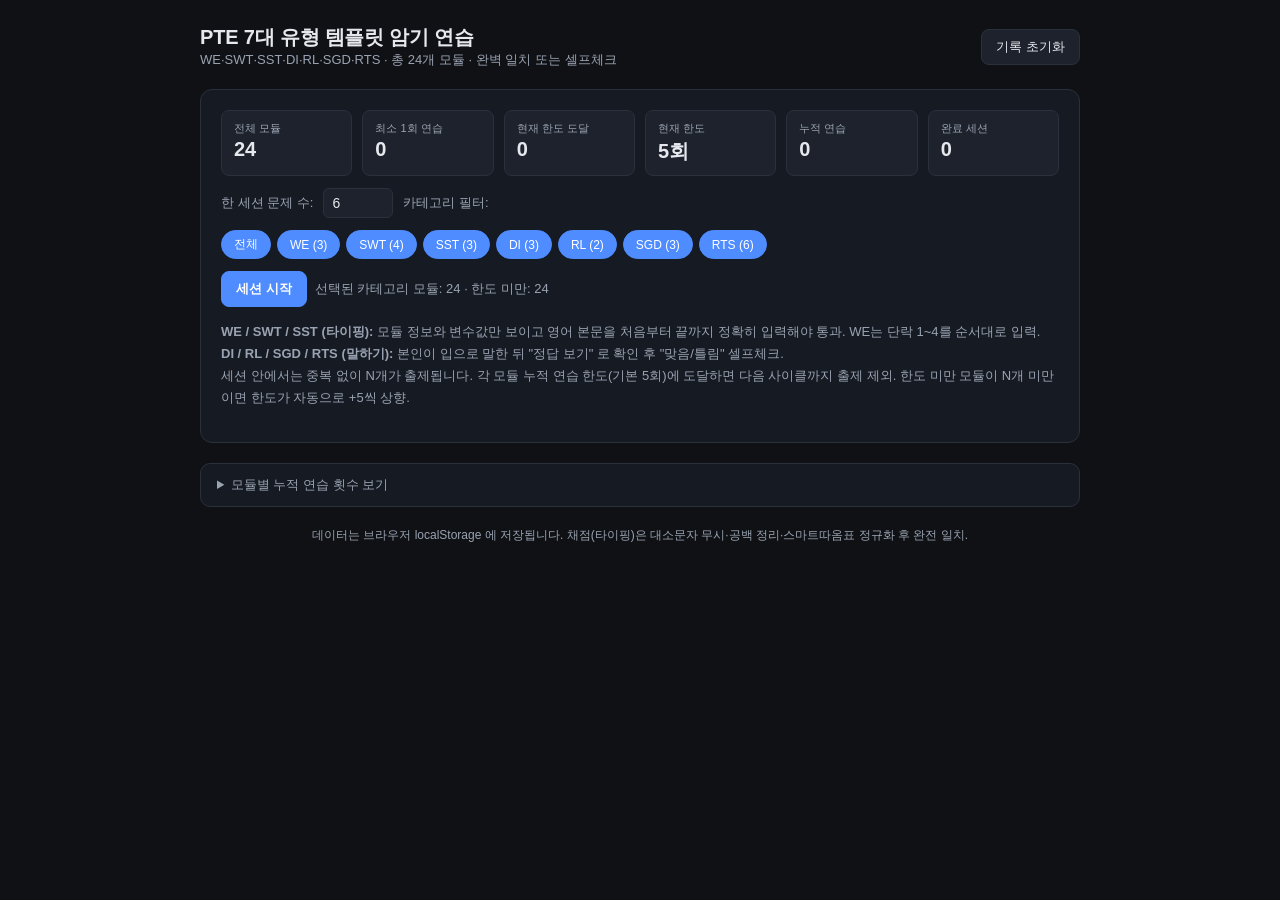
<file: Projects/pte-templates-practice/index.html>
<!doctype html>
<html lang="ko">
<head>
<meta charset="utf-8" />
<meta name="viewport" content="width=device-width, initial-scale=1" />
<title>PTE 7대 유형 템플릿 암기 연습</title>
<style>
  :root {
    --bg: #0f1115;
    --panel: #161a22;
    --panel-2: #1d222c;
    --text: #e6e8ee;
    --muted: #9aa3b2;
    --accent: #4f8cff;
    --accent-2: #6ee7b7;
    --danger: #ff6b6b;
    --warn: #f5c451;
    --border: #2a313d;
    --cat-we: #f5c451;
    --cat-swt: #6ee7b7;
    --cat-sst: #4f8cff;
    --cat-di: #c084fc;
    --cat-rl: #fb923c;
    --cat-sgd: #f472b6;
    --cat-rts: #34d399;
  }
  * { box-sizing: border-box; }
  html, body { margin: 0; padding: 0; background: var(--bg); color: var(--text); font-family: -apple-system, BlinkMacSystemFont, "Segoe UI", "Noto Sans KR", "Apple SD Gothic Neo", "Malgun Gothic", sans-serif; }
  .wrap { max-width: 920px; margin: 0 auto; padding: 24px 20px 80px; }
  header { display: flex; align-items: center; justify-content: space-between; gap: 16px; margin-bottom: 20px; flex-wrap: wrap; }
  h1 { font-size: 20px; margin: 0; font-weight: 700; letter-spacing: -0.01em; }
  .sub { color: var(--muted); font-size: 13px; }
  .btn { background: var(--panel-2); color: var(--text); border: 1px solid var(--border); border-radius: 8px; padding: 8px 14px; font-size: 13px; cursor: pointer; transition: all .15s; }
  .btn:hover { border-color: var(--accent); }
  .btn.primary { background: var(--accent); border-color: var(--accent); color: white; font-weight: 600; }
  .btn.primary:hover { filter: brightness(1.1); }
  .btn.success { background: var(--accent-2); border-color: var(--accent-2); color: #06381f; font-weight: 600; }
  .btn.danger { color: var(--danger); }
  .btn.danger:hover { border-color: var(--danger); }
  .row { display: flex; gap: 8px; flex-wrap: wrap; align-items: center; }

  .card { background: var(--panel); border: 1px solid var(--border); border-radius: 12px; padding: 20px; margin-bottom: 16px; }

  .progress-bar { height: 8px; background: var(--panel-2); border-radius: 999px; overflow: hidden; margin: 12px 0 4px; }
  .progress-fill { height: 100%; background: linear-gradient(90deg, var(--accent), var(--accent-2)); width: 0%; transition: width .25s; }
  .progress-label { font-size: 12px; color: var(--muted); display: flex; justify-content: space-between; }

  .module-header { background: var(--panel-2); border: 1px solid var(--border); border-radius: 10px; padding: 14px 16px; margin-bottom: 14px; }
  .module-header .cat-row { display: flex; gap: 8px; align-items: center; flex-wrap: wrap; }
  .cat-badge { display: inline-block; padding: 3px 10px; border-radius: 999px; font-size: 11px; font-weight: 700; letter-spacing: 0.05em; }
  .cat-WE { background: rgba(245,196,81,0.15); color: var(--cat-we); }
  .cat-SWT { background: rgba(110,231,183,0.15); color: var(--cat-swt); }
  .cat-SST { background: rgba(79,140,255,0.15); color: var(--cat-sst); }
  .cat-DI { background: rgba(192,132,252,0.15); color: var(--cat-di); }
  .cat-RL { background: rgba(251,146,60,0.15); color: var(--cat-rl); }
  .cat-SGD { background: rgba(244,114,182,0.15); color: var(--cat-sgd); }
  .cat-RTS { background: rgba(52,211,153,0.15); color: var(--cat-rts); }
  .mode-badge { display: inline-block; padding: 3px 10px; border-radius: 999px; font-size: 11px; font-weight: 700; background: var(--panel); border: 1px solid var(--border); color: var(--muted); }
  .module-title { font-size: 18px; font-weight: 700; margin-top: 8px; }
  .module-subtitle { color: var(--muted); font-size: 13px; margin-top: 4px; }
  .module-fillers { margin-top: 10px; padding: 10px 12px; background: var(--panel); border: 1px dashed var(--border); border-radius: 8px; font-size: 13px; line-height: 1.7; }
  .module-fillers .fk { color: var(--muted); }
  .module-fillers .fv { color: var(--accent-2); font-weight: 600; }

  .para-label { font-size: 13px; color: var(--warn); margin-bottom: 6px; font-weight: 600; }
  .para-progress { font-size: 11px; color: var(--muted); margin-bottom: 6px; letter-spacing: 0.05em; text-transform: uppercase; }

  textarea#text-input {
    width: 100%; min-height: 150px; resize: vertical;
    background: #0c0f15; color: var(--text);
    border: 1px solid var(--border); border-radius: 10px;
    padding: 14px 16px; font-size: 15px; line-height: 1.6;
    font-family: -apple-system, BlinkMacSystemFont, "Segoe UI", sans-serif;
    outline: none;
  }
  textarea#text-input:focus { border-color: var(--accent); }
  textarea#text-input.wrong { border-color: var(--danger); animation: shake .35s; }
  textarea#text-input.correct { border-color: var(--accent-2); }
  @keyframes shake {
    0%,100% { transform: translateX(0); }
    20% { transform: translateX(-6px); }
    40% { transform: translateX(6px); }
    60% { transform: translateX(-4px); }
    80% { transform: translateX(4px); }
  }

  .feedback { margin-top: 10px; min-height: 22px; font-size: 13px; }
  .feedback.correct { color: var(--accent-2); }
  .feedback.wrong { color: var(--danger); }
  .feedback.hint { color: var(--warn); }

  .diff { margin-top: 10px; padding: 10px 12px; background: #0c0f15; border: 1px dashed var(--border); border-radius: 8px; font-size: 14px; line-height: 1.7; white-space: pre-wrap; word-break: break-word; }
  .diff .miss { background: rgba(255,107,107,.22); color: #ffb4b4; padding: 0 2px; border-radius: 3px; }
  .diff .extra { background: rgba(245,196,81,.20); color: #ffe39a; padding: 0 2px; border-radius: 3px; text-decoration: line-through; }
  .diff .ok { color: var(--muted); }

  .answer-reveal { margin-top: 12px; padding: 14px 16px; background: #0c0f15; border: 1px solid var(--accent-2); border-radius: 10px; font-size: 15px; line-height: 1.8; white-space: pre-wrap; }
  .answer-reveal .label { font-size: 11px; color: var(--accent-2); letter-spacing: 0.08em; text-transform: uppercase; margin-bottom: 8px; font-weight: 700; }

  .speak-instruction { padding: 16px; background: var(--panel-2); border: 1px solid var(--border); border-radius: 10px; margin-bottom: 14px; line-height: 1.7; font-size: 14px; color: var(--muted); }

  .controls { display: flex; justify-content: space-between; gap: 8px; margin-top: 14px; flex-wrap: wrap; }
  .controls .left, .controls .right { display: flex; gap: 8px; flex-wrap: wrap; }

  .summary-grid { display: grid; grid-template-columns: repeat(auto-fit, minmax(130px, 1fr)); gap: 10px; }
  .summary-grid .cell { background: var(--panel-2); border: 1px solid var(--border); border-radius: 8px; padding: 10px 12px; }
  .summary-grid .k { font-size: 11px; color: var(--muted); }
  .summary-grid .v { font-size: 20px; font-weight: 700; margin-top: 2px; }

  .end-screen { text-align: center; padding: 30px 20px; }
  .end-screen h2 { font-size: 28px; margin: 0 0 10px; }
  .end-screen p { color: var(--muted); margin: 4px 0; }

  details.stats { margin-top: 20px; background: var(--panel); border: 1px solid var(--border); border-radius: 10px; padding: 12px 16px; }
  details.stats summary { cursor: pointer; color: var(--muted); font-size: 13px; }
  .stats-grid { max-height: 320px; overflow: auto; margin-top: 10px; }
  .stats-row { display: grid; grid-template-columns: 60px 1fr 60px; gap: 8px; padding: 6px 0; border-bottom: 1px solid var(--border); font-size: 13px; align-items: center; }
  .stats-row .ct { text-align: right; color: var(--accent-2); }
  .stats-row .ct.zero { color: var(--muted); }

  .session-config { display: flex; align-items: center; gap: 10px; margin: 12px 0; flex-wrap: wrap; }
  .session-config label { font-size: 13px; color: var(--muted); }
  .session-config input[type="number"] { width: 70px; background: var(--panel-2); border: 1px solid var(--border); color: var(--text); border-radius: 6px; padding: 6px 8px; font-size: 14px; }
  .cat-filter { display: flex; gap: 6px; flex-wrap: wrap; margin: 12px 0; }
  .cat-filter button { background: var(--panel-2); border: 1px solid var(--border); color: var(--muted); border-radius: 999px; padding: 5px 12px; font-size: 12px; cursor: pointer; }
  .cat-filter button.active { background: var(--accent); border-color: var(--accent); color: white; }

  .hidden { display: none !important; }
  kbd { background: var(--panel-2); border: 1px solid var(--border); border-radius: 4px; padding: 1px 6px; font-size: 11px; color: var(--muted); }
  .footer-note { color: var(--muted); font-size: 12px; margin-top: 18px; text-align: center; line-height: 1.7; }
</style>
</head>
<body>
<div class="wrap">

  <header>
    <div>
      <h1>PTE 7대 유형 템플릿 암기 연습</h1>
      <div class="sub">WE·SWT·SST·DI·RL·SGD·RTS · 총 24개 모듈 · 완벽 일치 또는 셀프체크</div>
    </div>
    <div class="row">
      <button class="btn" id="btn-reset" title="모든 연습 기록 초기화">기록 초기화</button>
    </div>
  </header>

  <!-- START SCREEN -->
  <section id="start-screen" class="card">
    <div class="summary-grid" id="start-stats"></div>

    <div class="session-config">
      <label>한 세션 문제 수:</label>
      <input type="number" id="cfg-size" value="6" min="1" max="24" />
      <label>카테고리 필터:</label>
    </div>
    <div class="cat-filter" id="cat-filter"></div>

    <div style="margin-top:10px; display:flex; gap:8px; flex-wrap:wrap; align-items:center;">
      <button class="btn primary" id="btn-start">세션 시작</button>
      <span class="sub" id="start-info"></span>
    </div>

    <p class="sub" style="margin-top:14px; line-height:1.7;">
      <strong>WE / SWT / SST (타이핑):</strong> 모듈 정보와 변수값만 보이고 영어 본문을 처음부터 끝까지 정확히 입력해야 통과. WE는 단락 1~4를 순서대로 입력.<br />
      <strong>DI / RL / SGD / RTS (말하기):</strong> 본인이 입으로 말한 뒤 "정답 보기" 로 확인 후 "맞음/틀림" 셀프체크.<br />
      세션 안에서는 중복 없이 N개가 출제됩니다. 각 모듈 누적 연습 한도(기본 5회)에 도달하면 다음 사이클까지 출제 제외. 한도 미만 모듈이 N개 미만이면 한도가 자동으로 +5씩 상향.
    </p>
  </section>

  <!-- PRACTICE SCREEN -->
  <section id="practice-screen" class="card hidden">
    <div class="progress-label">
      <span id="progress-text">1 / N</span>
      <span id="attempt-text" class="sub"></span>
    </div>
    <div class="progress-bar"><div class="progress-fill" id="progress-fill"></div></div>

    <div class="module-header" id="module-header"></div>

    <!-- TEXT MODE -->
    <div id="text-mode" class="hidden">
      <div class="para-progress" id="para-progress"></div>
      <div class="para-label" id="para-label"></div>
      <textarea id="text-input" rows="6" placeholder="템플릿 본문을 외워서 정확히 입력하세요. Enter=제출, Shift+Enter=줄바꿈" autocomplete="off" autocorrect="off" autocapitalize="off" spellcheck="false"></textarea>
      <div class="feedback" id="text-feedback"></div>
      <div id="text-diff-box"></div>
      <div class="controls">
        <div class="left">
          <button class="btn primary" id="btn-text-submit">제출 (Enter)</button>
          <button class="btn" id="btn-text-hint">힌트</button>
          <button class="btn" id="btn-text-reveal">정답 보기</button>
        </div>
        <div class="right">
          <button class="btn danger" id="btn-quit-1">세션 종료</button>
        </div>
      </div>
    </div>

    <!-- SPEAK MODE -->
    <div id="speak-mode" class="hidden">
      <div class="speak-instruction">
        ① 이 모듈 템플릿을 머릿속에서 떠올려 <strong>입으로 소리내어</strong> 말해보세요.<br />
        ② 다 말했으면 <strong>"정답 보기"</strong> 를 눌러 본문을 확인하세요.<br />
        ③ 본인이 완벽히 말했으면 <strong>"맞음"</strong>, 한 군데라도 틀렸으면 <strong>"틀림"</strong> 을 누르세요. 틀림 시 같은 문제를 다시 도전합니다.
      </div>
      <div id="speak-answer-box"></div>
      <div class="controls">
        <div class="left" id="speak-controls"></div>
        <div class="right">
          <button class="btn danger" id="btn-quit-2">세션 종료</button>
        </div>
      </div>
    </div>
  </section>

  <!-- END SCREEN -->
  <section id="end-screen" class="card hidden">
    <div class="end-screen">
      <h2 id="end-title">세션 완료</h2>
      <p id="end-detail"></p>
      <div style="margin-top:18px;">
        <button class="btn primary" id="btn-again">다음 세션 시작</button>
        <button class="btn" id="btn-home">처음으로</button>
      </div>
    </div>
  </section>

  <details class="stats">
    <summary>모듈별 누적 연습 횟수 보기</summary>
    <div class="stats-grid" id="stats-grid"></div>
  </details>

  <div class="footer-note">
    데이터는 브라우저 localStorage 에 저장됩니다. 채점(타이핑)은 대소문자 무시·공백 정리·스마트따옴표 정규화 후 완전 일치.
  </div>

</div>

<script>
/* ============================================================
   ITEMS — PTE 7대 유형 24개 템플릿 (변수값은 사전에 고정)
   ============================================================ */
const ITEMS = [
  // ==================== Write Essay (3) ====================
  {
    id: "we-a",
    category: "WE",
    title: "Write Essay — 모듈 A",
    subtitle: "찬성/반대 및 장단점 논의형 (출제율 60%)",
    when: 'Discuss both views / What are the advantages and disadvantages?',
    fillers: {
      "Topic": "online education",
      "Argument 1 (장점)": "the flexibility it provides to learners",
      "Supporting 1 (장점 예시)": "the ability to access lectures anytime and anywhere",
      "Argument 2 (단점)": "the lack of direct interaction",
      "Supporting 2 (단점 예시)": "isolation from peers and instructors",
    },
    mode: "type",
    paragraphs: [
      { label: "단락 1: 서론", text: "In contemporary society, the issue regarding online education has become a topic of frequent debate, drawing significant attention from both the public and experts alike. While some critics argue that it poses serious challenges to our communities, others firmly believe it offers remarkable benefits that cannot be ignored. The primary objective of this essay is to examine both perspectives in detail before reaching a reasonable and well-founded conclusion." },
      { label: "단락 2: 본론 1 - 장점", text: "On the one hand, establishing why the flexibility it provides to learners is important is crucial to fully understanding the phenomenon. A clear example of this is the ability to access lectures anytime and anywhere, which directly influences various aspects of our modern society. Furthermore, recent academic literature has underscored that focusing on this specific element can yield highly positive outcomes. Therefore, the profound impact of this approach is undeniable." },
      { label: "단락 3: 본론 2 - 단점", text: "Conversely, it is equally important to highlight the potential limitations, particularly regarding the lack of direct interaction. Critics frequently point out that emphasizing isolation from peers and instructors without proper regulations can lead to unforeseen and detrimental consequences. Despite the aforementioned advantages, we must take utmost care to address these underlying concerns." },
      { label: "단락 4: 결론", text: "In conclusion, after reviewing the differing perspectives, it is overwhelmingly evident that tackling issues related to online education requires a highly balanced approach. Although the concerns surrounding the lack of direct interaction present valid challenges, the long-term benefits of the flexibility it provides to learners simply cannot be overlooked." },
    ],
  },
  {
    id: "we-b",
    category: "WE",
    title: "Write Essay — 모듈 B",
    subtitle: "원인 파악 및 해결책 제시형 (출제율 25%)",
    when: 'Causes and solutions',
    fillers: {
      "Topic (문제 현상)": "rising obesity rates",
      "Cause 1": "the widespread consumption of processed foods",
      "Cause 2": "the increasing prevalence of sedentary lifestyles",
      "Solution 1": "promoting healthier food production",
      "Solution 2": "physical education in schools",
    },
    mode: "type",
    paragraphs: [
      { label: "단락 1: 서론", text: "In recent years, the growing concern surrounding rising obesity rates has sparked a widespread discussion across the globe. This alarming trend not only affects individual lifestyles but also poses a substantial threat to the stability of our communities. The primary objective of this essay is to identify the underlying causes of this phenomenon and propose effective strategies to resolve it." },
      { label: "단락 2: 본론 1 - 원인", text: "To begin with, determining the primary factors behind rising obesity rates is essential. A significant catalyst for this issue is the widespread consumption of processed foods, which has drastically altered the way society functions. Furthermore, academic studies frequently highlight that the increasing prevalence of sedentary lifestyles exacerbates the situation, creating a vicious cycle that is incredibly difficult to break without intervention." },
      { label: "단락 3: 본론 2 - 해결책", text: "In order to effectively combat this challenge, proactive measures must be taken immediately. The most viable solution involves implementing strict policies focused on promoting healthier food production. In addition to this, raising public awareness regarding physical education in schools will empower individuals to make more responsible choices. Through collaborative efforts, the negative impacts can be significantly minimized." },
      { label: "단락 4: 결론", text: "In conclusion, the complications associated with rising obesity rates are deeply rooted in multifaceted causes, demanding urgent attention. By strongly prioritizing promoting healthier food production and continuously fostering educational initiatives, society can undoubtedly navigate this crisis and ensure a more sustainable future for upcoming generations." },
    ],
  },
  {
    id: "we-c",
    category: "WE",
    title: "Write Essay — 모듈 C",
    subtitle: "한쪽 의견 완전 동의/주장형 (출제율 15%)",
    when: 'To what extent do you agree or disagree?',
    fillers: {
      "Topic": "renewable energy adoption",
      "Standpoint (나의 주장)": "the global shift toward renewable energy",
      "Reason 1": "environmental sustainability",
      "Supporting 1": "clean energy infrastructure",
      "Reason 2": "long-term economic stability",
      "Supporting 2": "green technology investments",
    },
    mode: "type",
    paragraphs: [
      { label: "단락 1: 서론", text: "The debate surrounding renewable energy adoption has garnered considerable attention in contemporary discourse. While there are varying opinions on this matter, I strongly believe that the global shift toward renewable energy is the most accurate and beneficial perspective. This essay will outline the main justifications for my standpoint, supported by logical reasoning." },
      { label: "단락 2: 본론 1 - 첫 번째 강력한 근거", text: "The foremost rationale for my view is intrinsically linked to the concept of environmental sustainability. To illustrate, fostering an environment that prioritizes clean energy infrastructure has consistently proven to generate remarkable societal advancements. Empirical evidence strongly underscores that adapting to such methodologies inevitably leads to higher levels of efficiency and overall satisfaction." },
      { label: "단락 3: 본론 2 - 두 번째 추가 근거", text: "Another compelling factor that substantiates my position is the undeniably positive influence of long-term economic stability. It is a widely accepted notion that integrating green technology investments into our daily systems removes critical barriers to progress. Consequently, this robust approach prevents future complications while maximizing the inherent potential of the framework." },
      { label: "단락 4: 결론", text: "In conclusion, the arguments presented above clearly demonstrate why I firmly support the idea that the global shift toward renewable energy is fundamentally correct. By acknowledging the critical importance of environmental sustainability and long-term economic stability, society can confidently move forward and reap the extensive benefits associated with this developmental trajectory." },
    ],
  },

  // ==================== Summarize Written Text (4) ====================
  {
    id: "swt-1",
    category: "SWT",
    title: "Summarize Written Text — 모듈 1",
    subtitle: "인과 관계 및 해결책 제시형 (Problem-Solution)",
    when: '지문에 문제-해결 구조가 보일 때',
    fillers: {
      "Key Idea 1 (문제점)": "rising urban pollution",
      "Key Idea 2 (방해 요소)": "outdated infrastructure",
      "Key Idea 3 (해결책)": "sustainable transportation systems",
    },
    mode: "type",
    paragraphs: [
      { label: "한 문장 요약", text: "The provided text underscores the critical issue of rising urban pollution, and furthermore, despite the ongoing challenges associated with outdated infrastructure, it is highly evident that focusing on sustainable transportation systems will ultimately result in significant improvements." },
    ],
  },
  {
    id: "swt-2",
    category: "SWT",
    title: "Summarize Written Text — 모듈 2",
    subtitle: "대조 및 부연 설명형 (A vs B)",
    when: '지문이 두 측면을 비교할 때',
    fillers: {
      "Key Idea 1 (긍정 A)": "technological advancement",
      "Key Idea 2 (부정 B)": "growing digital inequality",
      "Key Idea 3 (결론)": "inclusive innovation",
    },
    mode: "type",
    paragraphs: [
      { label: "한 문장 요약", text: "Although addressing technological advancement plays a crucial role in shaping our modern society, the passage explicitly highlights that growing digital inequality remains a critical concern, which inevitably necessitates a more comprehensive approach toward successfully managing inclusive innovation." },
    ],
  },
  {
    id: "swt-3",
    category: "SWT",
    title: "Summarize Written Text — 모듈 3",
    subtitle: "시간적 흐름 및 진화형 (Past → Present)",
    when: '과거에서 현재로의 변화를 설명할 때',
    fillers: {
      "Key Idea 1 (과거)": "early printing methods",
      "Key Idea 2 (현재)": "modern digital publishing",
      "Key Idea 3 (시사점)": "global knowledge dissemination",
    },
    mode: "type",
    paragraphs: [
      { label: "한 문장 요약", text: "Tracing the remarkable evolution of early printing methods, the author highlights how the rapid development of modern digital publishing has fundamentally transformed the landscape, thereby paving the way for unprecedented innovations in global knowledge dissemination." },
    ],
  },
  {
    id: "swt-4",
    category: "SWT",
    title: "Summarize Written Text — 모듈 4",
    subtitle: "학술적 정의 및 시사점 강조형",
    when: '지문이 특정 개념을 정의/설명할 때',
    fillers: {
      "Key Idea 1 (핵심 개념)": "artificial intelligence",
      "Key Idea 2 (세부 속성)": "machine learning algorithms",
      "Key Idea 3 (적용 분야)": "various scientific disciplines",
    },
    mode: "type",
    paragraphs: [
      { label: "한 문장 요약", text: "By providing a comprehensive definition of artificial intelligence, the literature reveals that an in-depth understanding of machine learning algorithms is absolutely paramount, which subsequently contributes to redefining the boundaries of various scientific disciplines." },
    ],
  },

  // ==================== Summarize Spoken Text (3) ====================
  {
    id: "sst-a",
    category: "SST",
    title: "Summarize Spoken Text — 모듈 A",
    subtitle: "일반 개념 설명형 (가장 무난)",
    when: '강의가 개념을 설명할 때',
    fillers: {
      "Keyword 1": "climate change",
      "Keyword 2": "renewable energy",
      "Keyword 3": "fossil fuel use",
      "Keyword 4": "sustainable policy",
    },
    mode: "type",
    paragraphs: [
      { label: "요약 단락", text: "The speaker primarily discussed the significant impact of climate change. He then explicitly highlighted that renewable energy plays a crucial role in this process. Furthermore, the lecture underscored the underlying limitations of fossil fuel use. In conclusion, it is highly evident that sustainable policy must be prioritized." },
    ],
  },
  {
    id: "sst-b",
    category: "SST",
    title: "Summarize Spoken Text — 모듈 B",
    subtitle: "연구/실험 결과 발표형",
    when: 'Research / Study / Experiment 가 언급될 때',
    fillers: {
      "Keyword 1 (실험 주제)": "memory retention",
      "Keyword 2 (발견)": "spaced repetition",
      "Keyword 3 (원인/결과)": "long-term learning",
      "Keyword 4 (시사점)": "cognitive development",
    },
    mode: "type",
    paragraphs: [
      { label: "요약 단락", text: "The speaker presented a fascinating study regarding memory retention. According to the findings, he explicitly highlighted that spaced repetition directly influences the overall outcome. Furthermore, the research data extensively underscored the correlation between these factors and long-term learning. Ultimately, this proves that cognitive development requires further academic exploration." },
    ],
  },
  {
    id: "sst-c",
    category: "SST",
    title: "Summarize Spoken Text — 모듈 C",
    subtitle: "역사적 흐름/발전 과정형",
    when: '과거 사건이나 인물 일대기',
    fillers: {
      "Keyword 1 (사건/인물)": "the Industrial Revolution",
      "Keyword 2 (시작점)": "manual labor and craftsmanship",
      "Keyword 3 (발전 단계)": "mechanized production",
      "Keyword 4 (현재 의의)": "modern industrial society",
    },
    mode: "type",
    paragraphs: [
      { label: "요약 단락", text: "The lecture provided a detailed historical panorama of the Industrial Revolution. Initially, the speaker traced its origins back to manual labor and craftsmanship. Over the years, however, remarkable developments introduced mechanized production. In conclusion, the evolutionary journey of this subject perfectly illustrates the sheer magnitude of modern industrial society." },
    ],
  },

  // ==================== Describe Image (3) ==================== speaking
  {
    id: "di-1",
    category: "DI",
    title: "Describe Image — 모듈 1",
    subtitle: "수치 비교형 (Bar/Column Chart)",
    when: 'Highest / Lowest 강조',
    fillers: {
      "Title": "annual energy consumption",
      "항목 A (최고값)": "China",
      "항목 B (최저값)": "Brazil",
      "항목 C": "the United States",
      "항목 D": "Germany",
    },
    mode: "speak",
    paragraphs: [
      { label: "전체 답안", text: "The provided image illustrates interesting information about annual energy consumption.\nAt first glance, it is highly evident that the highest value is represented by China, while the lowest figure can be clearly seen in Brazil.\nFurthermore, a closer look reveals a striking contrast when comparing the United States with Germany.\nIn conclusion, the visual data successfully highlights the overall distribution of annual energy consumption." },
    ],
  },
  {
    id: "di-2",
    category: "DI",
    title: "Describe Image — 모듈 2",
    subtitle: "트렌드 및 변화형 (Line Graph)",
    when: '시간에 따른 흐름 강조',
    fillers: {
      "Title": "global average temperature",
      "시작 연도": "1950",
      "최고점 연도": "2020",
    },
    mode: "speak",
    paragraphs: [
      { label: "전체 답안", text: "The line graph visually tracks the dynamic changes regarding global average temperature over a specific period.\nInitially, the trend began at a particular point represented by 1950, and then it experienced noticeable fluctuations.\nAs time progressed, it reached its absolute peak around 2020, demonstrating a significant upward trajectory.\nOverall, the graph effectively captures the steady evolution of global average temperature." },
    ],
  },
  {
    id: "di-3",
    category: "DI",
    title: "Describe Image — 모듈 3",
    subtitle: "구조 및 과정형 (Process/Map/Picture)",
    when: '순서나 배치 강조',
    fillers: {
      "Title": "the water cycle",
      "첫 번째 요소": "evaporation from the oceans",
      "두 번째 요소": "condensation in the atmosphere",
    },
    mode: "speak",
    paragraphs: [
      { label: "전체 답안", text: "The provided image illustrates a fascinating structural layout regarding the water cycle.\nIn the initial stage, the most prominent feature is undeniably evaporation from the oceans, which sets the foundation for the entire system.\nSubsequently, this directly leads to the formation of condensation in the atmosphere, functioning as a critical bridge.\nUltimately, the visual information seamlessly demonstrates the interconnected mechanism of the water cycle." },
    ],
  },

  // ==================== Re-tell Lecture (2) ==================== speaking
  {
    id: "rl-a",
    category: "RL",
    title: "Re-tell Lecture — 모듈 A",
    subtitle: "일반적인 정보 나열형",
    when: '사실 전달 위주의 강의',
    fillers: {
      "강의 주제": "ocean ecosystems",
      "노트 1": "marine biodiversity",
      "노트 2": "coral reefs are declining rapidly",
      "노트 3": "human activities",
      "노트 4": "ecological balance",
    },
    mode: "speak",
    paragraphs: [
      { label: "전체 답안", text: "The lecture provided a comprehensive overview of ocean ecosystems.\nFirstly, the speaker shed light on the crucial aspect of marine biodiversity.\nFollowing this introductory point, he drew our absolute attention to the fact that coral reefs are declining rapidly.\nFurthermore, an incredibly interesting observation was made regarding human activities.\nIn conclusion, the presentation effectively summarized the vast implications of ecological balance." },
    ],
  },
  {
    id: "rl-b",
    category: "RL",
    title: "Re-tell Lecture — 모듈 B",
    subtitle: "문제 제기 및 해결책 논리형",
    when: 'Problem & Solution 구조의 강의',
    fillers: {
      "강의 주제/문제점": "deforestation",
      "노트 1 (원인/현상)": "illegal logging",
      "노트 2 (해결책)": "stricter regulations",
      "노트 3 (추가 조치)": "reforestation programs",
      "노트 4 (결론)": "environmental protection",
    },
    mode: "speak",
    paragraphs: [
      { label: "전체 답안", text: "The main focus of this lecture revolved around the critical challenge of deforestation.\nTo begin with, the speaker outlined how significantly illegal logging negatively impacts the current environment.\nIn order to combat this pressing issue, he strongly proposed implementing stricter regulations.\nMoreover, he emphasized that taking a proactive stance on reforestation programs is unavoidable.\nUltimately, the lecture served as a stark reminder of the urgent need for environmental protection." },
    ],
  },

  // ==================== Summarize Group Discussion (3) ==================== speaking
  {
    id: "sgd-a",
    category: "SGD",
    title: "Summarize Group Discussion — 모듈 A",
    subtitle: "의견 대립형 (찬성 vs 반대) · 출제율 최다",
    when: '3명이 서로 다른 의견을 낼 때',
    fillers: {
      "Topic": "remote work policies",
      "Speaker 1 (주장)": "flexible work hours",
      "Speaker 2 (부연)": "productivity in home settings",
      "Speaker 3 (반대)": "the loss of team collaboration",
    },
    mode: "speak",
    paragraphs: [
      { label: "전체 답안", text: "The group engaged in a highly stimulating debate concerning remote work policies. The first speaker firmly argued for the necessity of flexible work hours. While the second speaker partially agreed, adding insights about productivity in home settings, the third speaker introduced a sharply contrasting perspective, disputing the previous points by emphasizing the loss of team collaboration. Overall, the conversation beautifully showcased the diverse complexities of the issue." },
    ],
  },
  {
    id: "sgd-b",
    category: "SGD",
    title: "Summarize Group Discussion — 모듈 B",
    subtitle: "아이디어 발전 및 동의형",
    when: '모두 동의하며 살을 붙일 때',
    fillers: {
      "Topic": "campus sustainability",
      "Speaker 1 (제안)": "reducing plastic waste",
      "Speaker 2 (추가)": "energy-efficient buildings",
      "Speaker 3 (결론)": "community recycling initiatives",
    },
    mode: "speak",
    paragraphs: [
      { label: "전체 답안", text: "The primary agenda of the group discussion centered around campus sustainability. Initially, one participant laid the groundwork by suggesting reducing plastic waste. Building upon this exact premise, the second student enthusiastically supported the idea, pointing out energy-efficient buildings. Finally, the third speaker synthesized these thoughts to formulate a comprehensive strategy regarding community recycling initiatives. Ultimately, they reached a highly constructive consensus." },
    ],
  },
  {
    id: "sgd-c",
    category: "SGD",
    title: "Summarize Group Discussion — 모듈 C",
    subtitle: "문제 해결 및 절충형 (Brainstorming & Compromise)",
    when: '서로 아이디어 내다 타협할 때',
    fillers: {
      "Topic": "exam policies",
      "Speaker 1 (제안)": "implementing open-book tests",
      "Speaker 2 (우려)": "potential issues of academic dishonesty",
      "Speaker 3 (절충안)": "a hybrid model combining oral and written components",
    },
    mode: "speak",
    paragraphs: [
      { label: "전체 답안", text: "The group discussed how to tackle exam policies. While the first speaker suggested implementing open-book tests, the second speaker raised a valid concern about potential issues of academic dishonesty. Ultimately, the third speaker proposed a middle ground by suggesting a hybrid model combining oral and written components, leading the group to a practical compromise." },
    ],
  },

  // ==================== Respond to a Situation (6) ==================== speaking
  {
    id: "rts-1",
    category: "RTS",
    title: "Respond to a Situation — 상황 1",
    subtitle: "포멀 · 윗사람에게 사과 및 대안 제시",
    when: '지각, 기한 연장 요청 등',
    fillers: {
      "수신자": "Professor Smith",
      "Problem": "my final essay",
      "Solution": "get a one-day extension",
    },
    mode: "speak",
    paragraphs: [
      { label: "전체 답안", text: "Hi Professor Smith, I am incredibly sorry to bother you, but I'm facing an unexpected emergency regarding my final essay. I fully understand how disruptive this is, and I take complete responsibility. Would it be at all possible to get a one-day extension? I promise to make it my top priority. Thank you so much for your understanding." },
    ],
  },
  {
    id: "rts-2",
    category: "RTS",
    title: "Respond to a Situation — 상황 2",
    subtitle: "포멀 · 고객센터/집주인 정중한 컴플레인",
    when: '서비스 문제 신고',
    fillers: {
      "Problem": "the heating system",
    },
    mode: "speak",
    paragraphs: [
      { label: "전체 답안", text: "Hello, I'm calling to report an urgent issue with the heating system. I was under the impression this would have been resolved by now, and it's causing me a significant amount of inconvenience. Could you please send someone to look into this immediately? I would really appreciate a prompt update on how we can fix this." },
    ],
  },
  {
    id: "rts-3",
    category: "RTS",
    title: "Respond to a Situation — 상황 3",
    subtitle: "인포멀 · 친구에게 조언/도움 요청",
    when: '동료/친구에게 부탁',
    fillers: {
      "Friend's name": "Jamie",
      "Problem": "this software",
      "Solution (요청 내용)": "how to start",
    },
    mode: "speak",
    paragraphs: [
      { label: "전체 답안", text: "Hey Jamie, do you have a quick sec? I'm honestly pulling my hair out trying to figure out this software. Since you're practically an expert at this, do you think you could spare a few minutes to give me a hand or share some advice on how to start? I'd owe you big time—lunch is definitely on me!" },
    ],
  },
  {
    id: "rts-4",
    category: "RTS",
    title: "Respond to a Situation — 상황 4",
    subtitle: "인포멀 · 친구 제안 거절",
    when: '초대를 어쩔 수 없이 거절',
    fillers: {
      "Friend's name": "Jamie",
      "Event": "the party",
      "Reason": "my final exams",
      "Alternative": "next weekend",
    },
    mode: "speak",
    paragraphs: [
      { label: "전체 답안", text: "Hey Jamie, thanks so much for the invite! I'd absolutely love to join you for the party, but I'm completely swamped right now with my final exams. I'm so bummed I have to miss it. Let's definitely catch up next weekend though, okay? Have an amazing time!" },
    ],
  },
  {
    id: "rts-5",
    category: "RTS",
    title: "Respond to a Situation — 상황 5",
    subtitle: "인포멀 · 친구에게 조언/추천",
    when: '친구 고민 상담해줄 때',
    fillers: {
      "Friend's name": "Jamie",
      "Problem (친구의 고민)": "your project deadline",
      "Advice": "breaking it into smaller tasks",
    },
    mode: "speak",
    paragraphs: [
      { label: "전체 답안", text: "Hey Jamie, I heard you're struggling with your project deadline. If I were in your shoes, I would definitely try breaking it into smaller tasks. It worked wonders for me when I had a similar issue. Let me know if you need any help with this, I'm always here for you!" },
    ],
  },
  {
    id: "rts-6",
    category: "RTS",
    title: "Respond to a Situation — 상황 6",
    subtitle: "정보 문의 및 일정 변경 (Inquiry)",
    when: '예약 변경/단순 문의',
    fillers: {
      "Topic": "my reservation",
      "Original plan": "a table for two at 7 PM",
      "New plan": "a table for four at 8 PM",
    },
    mode: "speak",
    paragraphs: [
      { label: "전체 답안", text: "Hello, I'm calling to inquire about my reservation. I originally booked a table for two at 7 PM, but I was wondering if it's possible to change it to a table for four at 8 PM? Could you please let me know if this is doable and what my options are? Thank you." },
    ],
  },
];

const TOTAL = ITEMS.length;
const LIMIT_STEP = 5;
const STORAGE_KEY = "pte-templates-v1";
const CATEGORIES = ["WE","SWT","SST","DI","RL","SGD","RTS"];

/* ========== storage ========== */
function loadState() {
  try {
    const raw = localStorage.getItem(STORAGE_KEY);
    if (raw) {
      const s = JSON.parse(raw);
      if (s.counts && typeof s.counts === "object") {
        const counts = {};
        for (const it of ITEMS) counts[it.id] = s.counts[it.id] || 0;
        return {
          counts,
          limit: s.limit || LIMIT_STEP,
          sessionsCompleted: s.sessionsCompleted || 0,
          activeCats: Array.isArray(s.activeCats) ? s.activeCats : CATEGORIES.slice(),
          sessionSize: s.sessionSize || 6,
        };
      }
    }
  } catch (e) {}
  const counts = {};
  for (const it of ITEMS) counts[it.id] = 0;
  return { counts, limit: LIMIT_STEP, sessionsCompleted: 0, activeCats: CATEGORIES.slice(), sessionSize: 6 };
}
function saveState() { localStorage.setItem(STORAGE_KEY, JSON.stringify(state)); }
let state = loadState();

/* ========== sampling ========== */
function shuffleInPlace(a) {
  for (let i = a.length - 1; i > 0; i--) {
    const j = Math.floor(Math.random() * (i + 1));
    [a[i], a[j]] = [a[j], a[i]];
  }
  return a;
}
function pickSession(size) {
  let safety = 0;
  while (safety++ < 50) {
    const eligible = ITEMS.filter(it => state.activeCats.includes(it.category) && state.counts[it.id] < state.limit);
    if (eligible.length >= size) {
      shuffleInPlace(eligible);
      return eligible.slice(0, size).map(it => it.id);
    }
    // bump limit
    const totalInCats = ITEMS.filter(it => state.activeCats.includes(it.category)).length;
    if (totalInCats < size) return null; // can't fill session at all
    state.limit += LIMIT_STEP;
    saveState();
  }
  return null;
}

/* ========== normalize / compare ========== */
function normalize(s) {
  return s
    .replace(/[‘’ʼ′]/g, "'")
    .replace(/[“”″]/g, '"')
    .replace(/[–—]/g, "-")
    .replace(/\s+/g, " ")
    .trim()
    .toLowerCase();
}
function isMatch(input, target) { return normalize(input) === normalize(target); }

/* ========== diff (word-level LCS) ========== */
function diffWords(userStr, targetStr) {
  const u = userStr.split(/\s+/).filter(x => x.length);
  const t = targetStr.split(/\s+/).filter(x => x.length);
  const dp = Array.from({length: u.length + 1}, () => new Array(t.length + 1).fill(0));
  for (let i = 1; i <= u.length; i++) {
    for (let j = 1; j <= t.length; j++) {
      const eq = normalize(u[i-1]) === normalize(t[j-1]);
      dp[i][j] = eq ? dp[i-1][j-1] + 1 : Math.max(dp[i-1][j], dp[i][j-1]);
    }
  }
  const ops = [];
  let i = u.length, j = t.length;
  while (i > 0 && j > 0) {
    const eq = normalize(u[i-1]) === normalize(t[j-1]);
    if (eq) { ops.unshift({op:"ok",val:t[j-1]}); i--; j--; }
    else if (dp[i-1][j] >= dp[i][j-1]) { ops.unshift({op:"extra",val:u[i-1]}); i--; }
    else { ops.unshift({op:"miss",val:t[j-1]}); j--; }
  }
  while (i > 0) { ops.unshift({op:"extra",val:u[i-1]}); i--; }
  while (j > 0) { ops.unshift({op:"miss",val:t[j-1]}); j--; }
  return ops;
}
function esc(s) { return s.replace(/[&<>"]/g, ch => ({"&":"&amp;","<":"&lt;",">":"&gt;","\"":"&quot;"})[ch]); }
function renderDiff(userStr, targetStr) {
  const ops = diffWords(userStr, targetStr);
  return ops.map(o => {
    const safe = esc(o.val);
    if (o.op === "ok") return `<span class="ok">${safe}</span>`;
    if (o.op === "miss") return `<span class="miss">${safe}</span>`;
    return `<span class="extra">${safe}</span>`;
  }).join(" ");
}

/* ========== UI ========== */
const $ = id => document.getElementById(id);
const startScreen = $("start-screen");
const practiceScreen = $("practice-screen");
const endScreen = $("end-screen");

let session = {
  ids: [],
  pos: 0,         // index into session.ids
  paraIdx: 0,     // current paragraph within current item (type mode)
  textAttempts: 0,
  hintLevel: 0,
  speakRevealed: false,
  correctCount: 0,
  wrongCount: 0,
};

function getItem(id) { return ITEMS.find(it => it.id === id); }
function currentItem() { return getItem(session.ids[session.pos]); }

function renderStartStats() {
  const total = TOTAL;
  const done = ITEMS.filter(it => state.counts[it.id] > 0).length;
  const mastered = ITEMS.filter(it => state.counts[it.id] >= state.limit).length;
  const totalPractices = Object.values(state.counts).reduce((a,b)=>a+b,0);
  $("start-stats").innerHTML = `
    <div class="cell"><div class="k">전체 모듈</div><div class="v">${total}</div></div>
    <div class="cell"><div class="k">최소 1회 연습</div><div class="v">${done}</div></div>
    <div class="cell"><div class="k">현재 한도 도달</div><div class="v">${mastered}</div></div>
    <div class="cell"><div class="k">현재 한도</div><div class="v">${state.limit}회</div></div>
    <div class="cell"><div class="k">누적 연습</div><div class="v">${totalPractices}</div></div>
    <div class="cell"><div class="k">완료 세션</div><div class="v">${state.sessionsCompleted}</div></div>
  `;
  const inCats = ITEMS.filter(it => state.activeCats.includes(it.category));
  const eligible = inCats.filter(it => state.counts[it.id] < state.limit).length;
  $("start-info").textContent = `선택된 카테고리 모듈: ${inCats.length} · 한도 미만: ${eligible}${eligible < state.sessionSize ? " — 시작 시 한도 자동 상향" : ""}`;
}

function renderCatFilter() {
  const counts = {};
  for (const it of ITEMS) counts[it.category] = (counts[it.category]||0) + 1;
  $("cat-filter").innerHTML = ["전체", ...CATEGORIES].map(c => {
    if (c === "전체") {
      const active = state.activeCats.length === CATEGORIES.length;
      return `<button data-cat="__all__" class="${active?"active":""}">전체</button>`;
    }
    const active = state.activeCats.includes(c);
    return `<button data-cat="${c}" class="${active?"active":""}">${c} (${counts[c]||0})</button>`;
  }).join("");
  $("cat-filter").querySelectorAll("button").forEach(btn => {
    btn.addEventListener("click", () => {
      const c = btn.dataset.cat;
      if (c === "__all__") {
        state.activeCats = state.activeCats.length === CATEGORIES.length ? [] : CATEGORIES.slice();
      } else {
        if (state.activeCats.includes(c)) state.activeCats = state.activeCats.filter(x => x !== c);
        else state.activeCats = [...state.activeCats, c];
      }
      saveState();
      renderCatFilter();
      renderStartStats();
    });
  });
}

function renderStatsTable() {
  const rows = ITEMS.map(it => {
    const c = state.counts[it.id];
    return `<div class="stats-row"><span class="cat-badge cat-${it.category}">${it.category}</span><span>${esc(it.title.replace(/^.*— /,""))}</span><span class="ct ${c===0?"zero":""}">${c}</span></div>`;
  });
  $("stats-grid").innerHTML = rows.join("");
}

function showScreen(name) {
  startScreen.classList.toggle("hidden", name !== "start");
  practiceScreen.classList.toggle("hidden", name !== "practice");
  endScreen.classList.toggle("hidden", name !== "end");
}

function renderModuleHeader(it) {
  const fillerRows = Object.entries(it.fillers).map(([k,v]) =>
    `<div><span class="fk">[${esc(k)}]</span> → <span class="fv">${esc(v)}</span></div>`
  ).join("");
  $("module-header").innerHTML = `
    <div class="cat-row">
      <span class="cat-badge cat-${it.category}">${it.category}</span>
      <span class="mode-badge">${it.mode === "type" ? "✍️ 타이핑" : "🗣️ 말하기 + 셀프체크"}</span>
      <span class="sub">${esc(it.when)}</span>
    </div>
    <div class="module-title">${esc(it.title)}</div>
    <div class="module-subtitle">${esc(it.subtitle)}</div>
    <div class="module-fillers">
      <div style="font-size:11px; color:var(--muted); text-transform:uppercase; letter-spacing:0.08em; margin-bottom:6px;">이 모듈의 변수값 (외워서 입력/말할 때 사용)</div>
      ${fillerRows}
    </div>
  `;
}

function startSession() {
  const size = Math.max(1, Math.min(TOTAL, parseInt($("cfg-size").value, 10) || 6));
  state.sessionSize = size;
  if (state.activeCats.length === 0) {
    alert("최소 한 개 이상의 카테고리를 선택하세요.");
    return;
  }
  const ids = pickSession(size);
  if (!ids) {
    alert("선택한 카테고리의 모듈 수가 세션 크기보다 적습니다. 세션 크기를 줄이거나 카테고리를 추가하세요.");
    return;
  }
  session = { ids, pos: 0, paraIdx: 0, textAttempts: 0, hintLevel: 0, speakRevealed: false, correctCount: 0, wrongCount: 0 };
  for (const id of ids) state.counts[id] += 1;
  saveState();
  showScreen("practice");
  loadCurrent();
}

function loadCurrent() {
  const it = currentItem();
  session.paraIdx = 0;
  session.textAttempts = 0;
  session.hintLevel = 0;
  session.speakRevealed = false;
  renderModuleHeader(it);
  $("progress-text").textContent = `${session.pos + 1} / ${session.ids.length}`;
  $("attempt-text").textContent = `누적 ${state.counts[it.id]}회 연습`;
  $("progress-fill").style.width = `${(session.pos / session.ids.length) * 100}%`;
  if (it.mode === "type") {
    $("text-mode").classList.remove("hidden");
    $("speak-mode").classList.add("hidden");
    loadParagraph();
  } else {
    $("speak-mode").classList.remove("hidden");
    $("text-mode").classList.add("hidden");
    loadSpeak();
  }
}

function loadParagraph() {
  const it = currentItem();
  const p = it.paragraphs[session.paraIdx];
  $("para-progress").textContent = `단락 ${session.paraIdx + 1} / ${it.paragraphs.length}`;
  $("para-label").textContent = `[${p.label}]`;
  $("text-input").value = "";
  $("text-input").classList.remove("wrong","correct");
  $("text-feedback").textContent = "";
  $("text-feedback").className = "feedback";
  $("text-diff-box").innerHTML = "";
  session.textAttempts = 0;
  session.hintLevel = 0;
  setTimeout(() => $("text-input").focus(), 30);
}

function handleTextSubmit() {
  const it = currentItem();
  const p = it.paragraphs[session.paraIdx];
  const user = $("text-input").value;
  if (!user.trim()) return;
  session.textAttempts += 1;
  if (isMatch(user, p.text)) {
    $("text-input").classList.remove("wrong");
    $("text-input").classList.add("correct");
    $("text-feedback").textContent = `정답! (${session.textAttempts}회 시도)`;
    $("text-feedback").className = "feedback correct";
    $("text-diff-box").innerHTML = "";
    setTimeout(() => {
      if (session.paraIdx + 1 < it.paragraphs.length) {
        session.paraIdx += 1;
        loadParagraph();
      } else {
        session.correctCount += 1;
        advance();
      }
    }, 500);
  } else {
    $("text-input").classList.remove("correct");
    $("text-input").classList.add("wrong");
    $("text-feedback").textContent = `오답입니다. 다시 시도하세요. (${session.textAttempts}회 시도)`;
    $("text-feedback").className = "feedback wrong";
    $("text-diff-box").innerHTML = `<div class="diff">${renderDiff(user, p.text)}</div>`;
    setTimeout(() => $("text-input").classList.remove("wrong"), 400);
  }
}

function showTextHint() {
  const it = currentItem();
  const p = it.paragraphs[session.paraIdx];
  session.hintLevel = Math.min(session.hintLevel + 1, 10);
  const words = p.text.split(/\s+/);
  const showN = Math.min(words.length, session.hintLevel * 3);
  const hint = words.slice(0, showN).join(" ") + (showN < words.length ? " ..." : "");
  $("text-feedback").innerHTML = `힌트: <strong>${esc(hint)}</strong> (전체 ${words.length}단어)`;
  $("text-feedback").className = "feedback hint";
}

function revealTextAnswer() {
  const it = currentItem();
  const p = it.paragraphs[session.paraIdx];
  $("text-feedback").innerHTML = `<strong>정답:</strong>`;
  $("text-feedback").className = "feedback hint";
  $("text-diff-box").innerHTML = `<div class="answer-reveal"><div class="label">정답 본문</div>${esc(p.text)}</div>`;
}

function loadSpeak() {
  const it = currentItem();
  session.speakRevealed = false;
  $("speak-answer-box").innerHTML = "";
  $("speak-controls").innerHTML = `
    <button class="btn primary" id="btn-speak-reveal">정답 보기</button>
  `;
  $("btn-speak-reveal").addEventListener("click", revealSpeak);
}

function revealSpeak() {
  const it = currentItem();
  if (session.speakRevealed) return;
  session.speakRevealed = true;
  const parts = it.paragraphs.map(p => `<div class="answer-reveal"><div class="label">${esc(p.label)}</div>${esc(p.text)}</div>`).join("");
  $("speak-answer-box").innerHTML = parts;
  $("speak-controls").innerHTML = `
    <button class="btn success" id="btn-speak-correct">맞음 (다음 문제)</button>
    <button class="btn danger" id="btn-speak-wrong">틀림 (다시)</button>
  `;
  $("btn-speak-correct").addEventListener("click", () => { session.correctCount += 1; advance(); });
  $("btn-speak-wrong").addEventListener("click", () => { session.wrongCount += 1; loadSpeak(); });
}

function advance() {
  session.pos += 1;
  if (session.pos >= session.ids.length) finishSession();
  else loadCurrent();
}

function finishSession() {
  state.sessionsCompleted += 1;
  saveState();
  const total = session.ids.length;
  const okCount = session.correctCount;
  const ngCount = session.wrongCount;
  $("end-title").textContent = "세션 완료 🎉";
  $("end-detail").innerHTML = `
    총 ${total}개 문제 / 정답 처리 ${okCount}개${ngCount>0?` · 셀프 오답 ${ngCount}회 (재시도 후 통과)`:""}<br />
    누적 완료 세션: ${state.sessionsCompleted}
  `;
  showScreen("end");
  renderStartStats();
  renderStatsTable();
}

function quitSession() {
  if (confirm("세션을 종료하시겠어요? 현재 세션의 누적 횟수는 이미 반영되어 있습니다.")) {
    showScreen("start");
    renderStartStats();
    renderStatsTable();
  }
}

function resetAll() {
  if (!confirm("모든 연습 기록(횟수·세션수·한도)을 초기화합니다. 진행하시겠어요?")) return;
  const counts = {};
  for (const it of ITEMS) counts[it.id] = 0;
  state = { counts, limit: LIMIT_STEP, sessionsCompleted: 0, activeCats: CATEGORIES.slice(), sessionSize: state.sessionSize || 6 };
  saveState();
  renderStartStats();
  renderCatFilter();
  renderStatsTable();
}

/* ========== events ========== */
$("btn-start").addEventListener("click", startSession);
$("btn-again").addEventListener("click", startSession);
$("btn-home").addEventListener("click", () => { showScreen("start"); renderStartStats(); renderStatsTable(); });
$("btn-text-submit").addEventListener("click", handleTextSubmit);
$("btn-text-hint").addEventListener("click", showTextHint);
$("btn-text-reveal").addEventListener("click", revealTextAnswer);
$("btn-quit-1").addEventListener("click", quitSession);
$("btn-quit-2").addEventListener("click", quitSession);
$("btn-reset").addEventListener("click", resetAll);

$("text-input").addEventListener("keydown", (e) => {
  if (e.key === "Enter" && !e.shiftKey) { e.preventDefault(); handleTextSubmit(); }
});

$("cfg-size").addEventListener("change", () => {
  state.sessionSize = parseInt($("cfg-size").value, 10) || 6;
  saveState();
  renderStartStats();
});

/* init */
$("cfg-size").value = state.sessionSize;
renderCatFilter();
renderStartStats();
renderStatsTable();
showScreen("start");
</script>
</body>
</html>
</file>
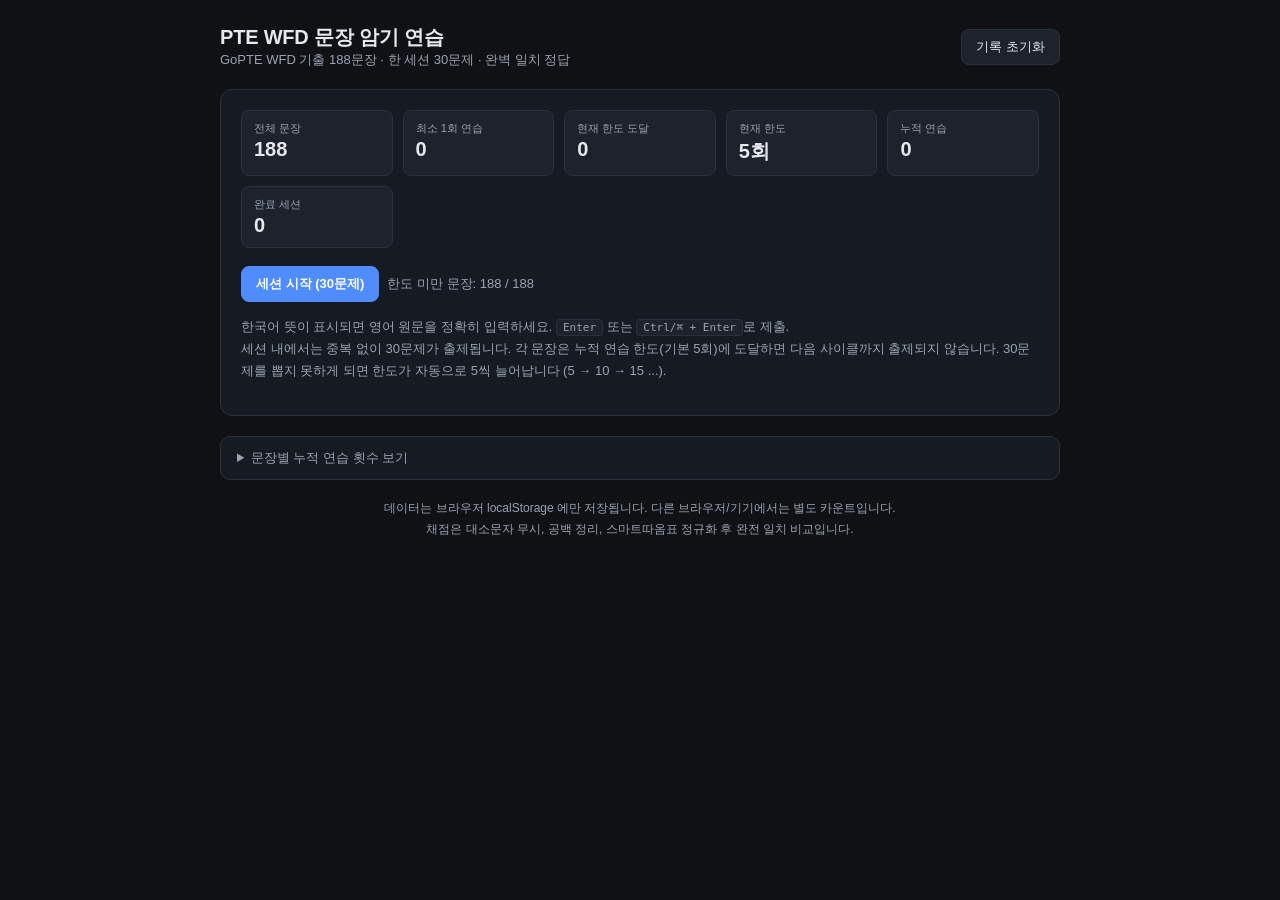
<file: Projects/pte-wfd-practice/index.html>
<!doctype html>
<html lang="ko">
<head>
<meta charset="utf-8" />
<meta name="viewport" content="width=device-width, initial-scale=1" />
<title>PTE WFD 문장 암기 연습</title>
<style>
  :root {
    --bg: #0f1115;
    --panel: #161a22;
    --panel-2: #1d222c;
    --text: #e6e8ee;
    --muted: #9aa3b2;
    --accent: #4f8cff;
    --accent-2: #6ee7b7;
    --danger: #ff6b6b;
    --warn: #f5c451;
    --border: #2a313d;
  }
  * { box-sizing: border-box; }
  html, body { margin: 0; padding: 0; background: var(--bg); color: var(--text); font-family: -apple-system, BlinkMacSystemFont, "Segoe UI", "Noto Sans KR", "Apple SD Gothic Neo", "Malgun Gothic", sans-serif; }
  .wrap { max-width: 880px; margin: 0 auto; padding: 24px 20px 80px; }
  header { display: flex; align-items: center; justify-content: space-between; gap: 16px; margin-bottom: 20px; flex-wrap: wrap; }
  h1 { font-size: 20px; margin: 0; font-weight: 700; letter-spacing: -0.01em; }
  .sub { color: var(--muted); font-size: 13px; }
  .btn { background: var(--panel-2); color: var(--text); border: 1px solid var(--border); border-radius: 8px; padding: 8px 14px; font-size: 13px; cursor: pointer; transition: all .15s; }
  .btn:hover { border-color: var(--accent); }
  .btn.primary { background: var(--accent); border-color: var(--accent); color: white; font-weight: 600; }
  .btn.primary:hover { filter: brightness(1.1); }
  .btn.danger { color: var(--danger); }
  .btn.danger:hover { border-color: var(--danger); }
  .row { display: flex; gap: 8px; flex-wrap: wrap; align-items: center; }

  .card { background: var(--panel); border: 1px solid var(--border); border-radius: 12px; padding: 20px; margin-bottom: 16px; }

  .progress-bar { height: 8px; background: var(--panel-2); border-radius: 999px; overflow: hidden; margin: 12px 0 4px; }
  .progress-fill { height: 100%; background: linear-gradient(90deg, var(--accent), var(--accent-2)); width: 0%; transition: width .25s; }
  .progress-label { font-size: 12px; color: var(--muted); display: flex; justify-content: space-between; }

  .meaning { font-size: 20px; line-height: 1.55; padding: 18px 20px; background: var(--panel-2); border: 1px solid var(--border); border-radius: 10px; margin-bottom: 14px; word-break: keep-all; }
  .meaning-label { font-size: 11px; color: var(--muted); letter-spacing: 0.08em; text-transform: uppercase; margin-bottom: 6px; }

  textarea#answer {
    width: 100%; min-height: 110px; resize: vertical;
    background: #0c0f15; color: var(--text);
    border: 1px solid var(--border); border-radius: 10px;
    padding: 14px 16px; font-size: 16px; line-height: 1.55;
    font-family: -apple-system, BlinkMacSystemFont, "Segoe UI", sans-serif;
    outline: none;
  }
  textarea#answer:focus { border-color: var(--accent); }
  textarea#answer.wrong { border-color: var(--danger); animation: shake .35s; }
  textarea#answer.correct { border-color: var(--accent-2); }
  @keyframes shake {
    0%,100% { transform: translateX(0); }
    20% { transform: translateX(-6px); }
    40% { transform: translateX(6px); }
    60% { transform: translateX(-4px); }
    80% { transform: translateX(4px); }
  }

  .feedback { margin-top: 10px; min-height: 22px; font-size: 13px; }
  .feedback.correct { color: var(--accent-2); }
  .feedback.wrong { color: var(--danger); }
  .feedback.hint { color: var(--warn); }

  .diff { margin-top: 10px; padding: 10px 12px; background: #0c0f15; border: 1px dashed var(--border); border-radius: 8px; font-size: 14px; line-height: 1.6; white-space: pre-wrap; word-break: break-word; }
  .diff .miss { background: rgba(255,107,107,.22); color: #ffb4b4; padding: 0 2px; border-radius: 3px; }
  .diff .extra { background: rgba(245,196,81,.20); color: #ffe39a; padding: 0 2px; border-radius: 3px; text-decoration: line-through; }
  .diff .ok { color: var(--muted); }

  .controls { display: flex; justify-content: space-between; gap: 8px; margin-top: 14px; flex-wrap: wrap; }
  .controls .left, .controls .right { display: flex; gap: 8px; flex-wrap: wrap; }

  .summary-grid { display: grid; grid-template-columns: repeat(auto-fit, minmax(140px, 1fr)); gap: 10px; }
  .summary-grid .cell { background: var(--panel-2); border: 1px solid var(--border); border-radius: 8px; padding: 10px 12px; }
  .summary-grid .k { font-size: 11px; color: var(--muted); }
  .summary-grid .v { font-size: 20px; font-weight: 700; margin-top: 2px; }

  .end-screen { text-align: center; padding: 30px 20px; }
  .end-screen h2 { font-size: 28px; margin: 0 0 10px; }
  .end-screen p { color: var(--muted); margin: 4px 0; }

  details.stats { margin-top: 20px; background: var(--panel); border: 1px solid var(--border); border-radius: 10px; padding: 12px 16px; }
  details.stats summary { cursor: pointer; color: var(--muted); font-size: 13px; }
  .stats-grid { max-height: 260px; overflow: auto; margin-top: 10px; }
  .stats-row { display: grid; grid-template-columns: 50px 1fr 60px; gap: 8px; padding: 5px 0; border-bottom: 1px solid var(--border); font-size: 13px; }
  .stats-row .idx { color: var(--muted); }
  .stats-row .ct { text-align: right; color: var(--accent-2); }
  .stats-row .ct.zero { color: var(--muted); }

  .hidden { display: none !important; }
  kbd { background: var(--panel-2); border: 1px solid var(--border); border-radius: 4px; padding: 1px 6px; font-size: 11px; color: var(--muted); }
  .footer-note { color: var(--muted); font-size: 12px; margin-top: 18px; text-align: center; line-height: 1.7; }
</style>
</head>
<body>
<div class="wrap">

  <header>
    <div>
      <h1>PTE WFD 문장 암기 연습</h1>
      <div class="sub">GoPTE WFD 기출 188문장 · 한 세션 30문제 · 완벽 일치 정답</div>
    </div>
    <div class="row">
      <button class="btn" id="btn-reset" title="모든 연습 기록 초기화">기록 초기화</button>
    </div>
  </header>

  <!-- START SCREEN -->
  <section id="start-screen" class="card">
    <div class="summary-grid" id="start-stats"></div>
    <div style="margin-top:18px; display:flex; gap:8px; flex-wrap:wrap; align-items:center;">
      <button class="btn primary" id="btn-start">세션 시작 (30문제)</button>
      <span class="sub" id="start-info"></span>
    </div>
    <p class="sub" style="margin-top:14px; line-height:1.7;">
      한국어 뜻이 표시되면 영어 원문을 정확히 입력하세요. <kbd>Enter</kbd> 또는 <kbd>Ctrl/⌘ + Enter</kbd>로 제출.<br />
      세션 내에서는 중복 없이 30문제가 출제됩니다. 각 문장은 누적 연습 한도(기본 5회)에 도달하면 다음 사이클까지 출제되지 않습니다. 30문제를 뽑지 못하게 되면 한도가 자동으로 5씩 늘어납니다 (5 → 10 → 15 ...).
    </p>
  </section>

  <!-- PRACTICE SCREEN -->
  <section id="practice-screen" class="card hidden">
    <div class="progress-label">
      <span id="progress-text">1 / 30</span>
      <span id="attempt-text" class="sub"></span>
    </div>
    <div class="progress-bar"><div class="progress-fill" id="progress-fill"></div></div>

    <div style="margin-top:18px;">
      <div class="meaning-label">한국어 뜻</div>
      <div class="meaning" id="meaning"></div>

      <div class="meaning-label">영어 원문 입력</div>
      <textarea id="answer" rows="3" placeholder="영어 문장을 정확히 입력하고 Enter ..." autocomplete="off" autocorrect="off" autocapitalize="off" spellcheck="false"></textarea>

      <div class="feedback" id="feedback"></div>
      <div id="diff-box"></div>

      <div class="controls">
        <div class="left">
          <button class="btn primary" id="btn-submit">제출 (Enter)</button>
          <button class="btn" id="btn-hint">힌트</button>
          <button class="btn" id="btn-reveal">정답 보기</button>
        </div>
        <div class="right">
          <button class="btn danger" id="btn-quit">세션 종료</button>
        </div>
      </div>
    </div>
  </section>

  <!-- END SCREEN -->
  <section id="end-screen" class="card hidden">
    <div class="end-screen">
      <h2 id="end-title">세션 완료</h2>
      <p id="end-detail"></p>
      <div style="margin-top:18px;">
        <button class="btn primary" id="btn-again">다음 세션 시작</button>
        <button class="btn" id="btn-home">처음으로</button>
      </div>
    </div>
  </section>

  <details class="stats">
    <summary>문장별 누적 연습 횟수 보기</summary>
    <div class="stats-grid" id="stats-grid"></div>
  </details>

  <div class="footer-note">
    데이터는 브라우저 localStorage 에만 저장됩니다. 다른 브라우저/기기에서는 별도 카운트입니다.<br />
    채점은 대소문자 무시, 공백 정리, 스마트따옴표 정규화 후 완전 일치 비교입니다.
  </div>

</div>

<script>
/* ============================================================
   SENTENCES — GoPTE WFD 2026 W21 (총 188문제)
   각 항목: [영어 원문, 한국어 뜻]
   ============================================================ */
const SENTENCES = [
  ["The celebrated theory is still the source of great controversy.","이 유명한 이론은 여전히 큰 논란의 대상이 되고 있습니다."],
  ["A good architectural structure should be useful, durable and beautiful.","좋은 건축 구조는 유용하고 내구성이 뛰어나며 아름다워야 합니다."],
  ["A group meeting will be held tomorrow in the library conference room.","내일 도서관 회의실에서 그룹 회의가 열립니다."],
  ["Educational level is found to be related to social and economic background.","교육 수준은 사회적, 경제적 배경과 관련이 있는 것으로 나타났습니다."],
  ["Affordable housing is an important issue for all members of society.","저렴한 주택은 모든 사회 구성원에게 중요한 문제입니다."],
  ["All industries are a system of inputs, processes, outputs and feedback.","모든 산업은 입력, 프로세스, 출력 및 피드백의 시스템입니다."],
  ["All of the assignments must be submitted in person to the faculty office.","모든 과제는 교직원 사무실에 직접 제출해야 합니다."],
  ["All of your assignments are due by tomorrow.","모든 과제는 내일까지 제출해야 합니다."],
  ["Our view is that educational reforms have been inadequately implemented.","우리의 견해는 교육 개혁이 부적절하게 시행되었다는 것입니다."],
  ["Most scientists believe that climate change threatens the lives on earth.","대부분의 과학자들은 기후 변화가 지구의 생명을 위협한다고 믿습니다."],
  ["An introduction is an essential element of presentation.","소개는 프레젠테이션의 필수 요소입니다."],
  ["Animals raised in captivity behave differently than their wild counterparts.","사육장에서 자란 동물은 야생 동물과 다르게 행동합니다."],
  ["Before attending classes, you must register online or by post.","수업에 참석하기 전에 온라인 또는 우편으로 등록해야 합니다."],
  ["Certain scientific principles must be learned verbally or by logical deduction.","특정 과학 원리는 구두로 또는 논리적 추론을 통해 학습해야 합니다."],
  ["Consumer confidence has a direct influence on sales.","소비자 신뢰는 매출에 직접적인 영향을 미칩니다."],
  ["Daily practice can build confidence and improve skills.","매일 연습하면 자신감을 키우고 기술을 향상시킬 수 있습니다."],
  ["Despite their differences, all forms of life share certain characteristics.","차이점에도 불구하고 모든 형태의 생명체는 특정한 특징을 공유합니다."],
  ["The economic status of the early Roman Republic will be examined.","초기 로마 공화국의 경제 상황을 살펴볼 것입니다."],
  ["The academic strength of the early Roman Republic will be examined.","초기 로마 공화국의 학문적 강점을 살펴볼 것입니다."],
  ["Human beings compete with other living things for resources and space.","인간은 자원과 공간을 놓고 다른 생명체와 경쟁합니다."],
  ["He landed a job in a very prestigious law firm.","그는 매우 명망 있는 로펌에 취직했습니다."],
  ["Important details from the argument are missing in the summary.","주장의 중요한 세부 사항이 요약에 누락되어 있습니다."],
  ["It is really a comprehensive program covering both theory and practice.","이론과 실습을 모두 아우르는 종합적인 프로그램입니다."],
  ["It may not be possible to solve the problem easily.","문제를 쉽게 해결하지 못할 수도 있습니다."],
  ["Listening is the key skill needed to succeed in this course.","경청은 이 과정에서 성공하는 데 필요한 핵심 기술입니다."],
  ["Organizational failure is considered from various perspectives in academic literature.","조직의 실패는 학술 문헌에서 다양한 관점에서 고려됩니다."],
  ["Our professor is hosting the business development conference.","우리 교수님이 비즈니스 개발 컨퍼런스를 주최하고 계십니다."],
  ["Plants are the living things that can grow on land or in water.","식물은 육지나 물에서 자랄 수 있는 생명체입니다."],
  ["Please make sure you have correctly cited all the necessary materials.","필요한 모든 자료를 올바르게 인용했는지 확인하세요."],
  ["Preparation is important to avoid mishaps in the lab.","실험실에서 사고를 예방하려면 철저한 준비가 중요합니다."],
  ["Remember, the prestigious election of stewardship has strict eligibility criteria.","기억하세요, 권위 있는 지도자 선출은 엄격한 자격 기준이 있습니다."],
  ["Statistical results should be expressed in different ways depending on the circumstances.","통계 결과는 상황에 따라 다른 방식으로 표현해야 합니다."],
  ["Students have the options to live in college residences or apartments.","학생들은 대학 기숙사 또는 아파트에서 거주할 수 있습니다."],
  ["Food that contains antibiotics provides little or no nutritional value.","항생제가 함유된 식품은 영양가가 거의 없거나 전혀 없습니다."],
  ["The application processes may take longer than expected.","신청 절차가 예상보다 오래 걸릴 수 있습니다."],
  ["The business policy seminar includes an internship with a local firm.","비즈니스 정책 세미나에는 현지 기업에서의 인턴십이 포함되어 있습니다."],
  ["Rising inflation may indicate an increase in the demand for consumer products.","인플레이션 상승은 소비재에 대한 수요 증가를 나타낼 수 있습니다."],
  ["The key difference between courses is the kind of assessment.","코스 간의 주요 차이점은 평가의 종류입니다."],
  ["The massive accumulation of data was converted into a communicable argument.","방대한 데이터의 축적은 소통 가능한 논쟁으로 전환되었습니다."],
  ["The most popular courses still have a few places left.","가장 인기 있는 코스는 아직 자리가 몇 개 남아있습니다."],
  ["The railway makes long-distance travel possible for everyone.","철도는 누구에게나 장거리 여행을 가능하게 해줍니다."],
  ["Traffic is the main cause of air pollution in many cities.","교통 체증은 많은 도시에서 대기 오염의 주요 원인입니다."],
  ["We can't consider any increase in our price at this stage.","현 단계에서는 가격 인상을 고려할 수 없습니다."],
  ["Parents' talk to children tends to be simplified.","부모가 자녀와 대화하는 방식은 단순화되는 경향이 있습니다."],
  ["You will acquire many skills during the academic studies.","학업을 진행하는 동안 많은 기술을 습득하게 됩니다."],
  ["Check the website if you are looking for discounted textbooks.","할인된 교재를 찾고 있다면 웹사이트에서 확인하세요."],
  ["Education and training provide important skills for the labor force.","교육과 훈련은 노동력에게 중요한 기술을 제공합니다."],
  ["Farming methods across the world have greatly developed recently.","최근 전 세계적으로 농사법이 크게 발전했습니다."],
  ["Mature students usually adapt to university life extremely well.","성숙한 학생들은 일반적으로 대학 생활에 매우 잘 적응합니다."],
  ["The science library is currently located on the ground floor of the library.","과학 도서관은 현재 도서관 1층에 위치하고 있습니다."],
  ["Several candidates would be qualified as the greatest scientists of all time.","몇몇 후보자는 역사상 가장 위대한 과학자로 인정받을 자격이 있습니다."],
  ["Students are advised that the lecture today has been canceled.","오늘 강의가 취소되었음을 알려드립니다."],
  ["The Industrial Revolution in Europe was driven by steam technology.","유럽의 산업 혁명은 증기 기술에 의해 주도되었습니다."],
  ["They developed a unique approach to training their employees.","그들은 직원 교육에 대한 독특한 접근 방식을 개발했습니다."],
  ["Those who are considering a career in marketing should attend the talk.","마케팅 분야로 진로를 고려하고 있다면 이 강연에 꼭 참석하세요."],
  ["The university has invested in new technologies designed to support learning.","대학은 학습을 지원하기 위해 고안된 새로운 기술에 투자했습니다."],
  ["A good academic paper should present a clear argument.","좋은 학술 논문은 명확한 논거를 제시해야 합니다."],
  ["Collaboration between departments is a feature of successful companies.","부서 간 협업은 성공적인 기업의 특징입니다."],
  ["Experts are now able to forecast weather over much longer periods.","이제 전문가들은 훨씬 더 긴 기간에 걸쳐 날씨를 예측할 수 있습니다."],
  ["Geography is generally divided into two main branches, human and physical.","지리학은 일반적으로 인적 지리와 물리적 지리의 두 가지 주요 분야로 나뉩니다."],
  ["One of the election promises is to decrease income taxes.","선거 공약 중 하나는 소득세 인하입니다."],
  ["Our courses help improve critical thinking and independent learning skills.","저희 강좌는 비판적 사고와 독립적 학습 능력을 향상하는 데 도움이 됩니다."],
  ["Students are encouraged to monitor their studies by themselves.","학생들은 스스로 학습 상황을 점검하도록 권장됩니다."],
  ["Students are encouraged to monitor their own attendance.","학생들은 자신의 출석을 모니터링하도록 권장됩니다."],
  ["The ability to work with fellow students cannot be stressed enough.","동료 학생들과 협력하는 능력은 아무리 강조해도 지나치지 않습니다."],
  ["Essays and assignments are spread out across the academic year.","에세이와 과제는 학년 전체에 걸쳐 분산되어 있습니다."],
  ["We have a lecture in the morning on Thursday.","목요일 오전에 강의가 있습니다."],
  ["The elective course introduces engineering students to construction practices and concepts.","이 선택 과목은 공학도에게 건설 실무와 개념을 소개합니다."],
  ["The department has a higher-than-normal proportion of postgraduate students.","이 학과는 대학원생 비율이 일반 학과보다 높습니다."],
  ["A professor took one year off to work on her book.","한 교수는 책 작업을 위해 1년간 휴직했습니다."],
  ["The lecture tomorrow will discuss the educational policy of the United States.","내일 강의에서는 미국의 교육 정책에 대해 논의할 예정입니다."],
  ["Protective clothing must always be worn in the laboratory.","실험실에서는 항상 보호복을 착용해야 합니다."],
  ["Make sure you choose a course that provides great career opportunities.","훌륭한 커리어 기회를 제공하는 과정을 선택해야 합니다."],
  ["Social media is criticized for causing internet addiction.","소셜 미디어는 인터넷 중독을 유발한다는 비판을 받고 있습니다."],
  ["Sugar is a compound including carbon, oxygen, and hydrogen atoms.","설탕은 탄소, 산소, 수소 원자로 이루어진 화합물이다."],
  ["Scientists were unsure when the early men first left Africa.","과학자들은 초기 인류가 언제 아프리카를 처음 떠났는지 확신하지 못했습니다."],
  ["Food containing ample calories provides little or no nutritional value.","칼로리가 높은 음식은 영양가가 거의 없거나 전혀 없습니다."],
  ["The printers automatically print on both sides of each page.","프린터는 각 페이지의 양면을 자동으로 인쇄합니다."],
  ["There is a widely believed perception that engineering is for boys.","공학은 남자아이들이나 하는 것이라는 인식이 널리 퍼져 있습니다."],
  ["You should provide examples to support your ideas and arguments.","아이디어와 주장을 뒷받침할 수 있는 사례를 제공해야 합니다."],
  ["Distance learning allows you to develop a career around your commitments.","원격 학습을 통해 약속을 중심으로 커리어를 개발할 수 있습니다."],
  ["Dealing with the growing population is a challenge for many governments.","인구 증가에 대처하는 것은 많은 정부가 직면한 과제입니다."],
  ["Photography can be very useful to geographical research.","사진은 지리적 연구에 매우 유용할 수 있습니다."],
  ["Request for late applications will not be accepted under any circumstances.","늦은 신청 요청은 어떠한 경우에도 허용되지 않습니다."],
  ["Salt is produced from seawater or extracted from the ground.","소금은 바닷물에서 생산되거나 땅에서 추출됩니다."],
  ["A mixture is defined as a compound of chemically separate parts.","혼합물은 화학적으로 분리된 부분의 화합물로 정의됩니다."],
  ["The area has a variety of underwater habitats and species.","이 지역에는 다양한 수중 서식지와 종이 있습니다."],
  ["Your ideas are discussed and debated in seminars and tutorials.","여러분의 아이디어는 세미나와 튜토리얼에서 논의되고 토론됩니다."],
  ["Academic libraries across the world are steadily incorporating social media.","전 세계의 학술 도서관은 소셜 미디어를 꾸준히 도입하고 있습니다."],
  ["Classical mechanics is sometimes considered as a branch of applied mathematics.","고전 역학은 때때로 응용 수학의 한 분야로 간주되기도 합니다."],
  ["New materials and techniques are changing the style of modern architecture.","새로운 재료와 기술이 현대 건축의 스타일을 바꾸고 있습니다."],
  ["Honey can be used as food and a health product.","꿀은 식품과 건강 제품으로 사용할 수 있습니다."],
  ["Farmers need to adapt to the changes in climate.","농부들은 기후 변화에 적응해야 합니다."],
  ["Many university lectures can now be viewed on the internet.","이제 많은 대학 강의를 인터넷에서 볼 수 있습니다."],
  ["An effective business manager is always open to new ideas.","효과적인 비즈니스 관리자는 항상 새로운 아이디어에 열려 있습니다."],
  ["Philosophy uses logic and reasons to analyze human experience.","철학은 논리와 이성을 사용하여 인간의 경험을 분석합니다."],
  ["Marine environments have been destroyed through pollution and unsustainable development.","해양 환경은 오염과 지속 불가능한 개발로 인해 파괴되고 있습니다."],
  ["Designers need to keep up with the social trends.","디자이너는 사회적 트렌드를 따라가야 합니다."],
  ["A new collection of articles has just been published.","새로운 기사 모음집이 막 출간되었습니다."],
  ["The digital camera has some advantages over traditional film.","디지털 카메라는 기존 필름에 비해 몇 가지 장점이 있습니다."],
  ["A good abstract highlights the key points of your paper.","좋은 초록은 논문의 핵심 사항을 강조합니다."],
  ["Air pollution is a serious problem all over the world.","대기 오염은 전 세계적으로 심각한 문제입니다."],
  ["The commissioner will apportion the funds among all the authorities.","위원장이 모든 기관에 자금을 배분합니다."],
  ["Please note that the seminar has now been canceled.","현재 세미나가 취소되었음을 알려드립니다."],
  ["New media journalism is an exciting area of study.","뉴미디어 저널리즘은 흥미로운 연구 분야입니다."],
  ["Many diseases that were once serious have now been eradicated.","한때 심각했던 많은 질병이 이제 퇴치되었습니다."],
  ["The use of mobile phones is not permitted in the library.","도서관에서는 휴대폰 사용이 허용되지 않습니다."],
  ["Rising sea temperatures are a sign of climate change.","해수 온도 상승은 기후 변화의 신호입니다."],
  ["He wrote poetry and plays as well as scientific papers.","그는 시와 희곡뿐만 아니라 과학 논문도 썼습니다."],
  ["Students should take the training course to use the gym.","학생들은 체육관을 이용하려면 교육 과정을 수강해야 합니다."],
  ["More research is needed before any definitive conclusion can be drawn.","확실한 결론을 내리기 위해서는 더 많은 연구가 필요합니다."],
  ["Students are encouraged to think carefully about their accommodation needs.","학생들은 숙박 시설에 대해 신중하게 생각해 보시기 바랍니다."],
  ["The north campus car park could be closed on Sunday.","북쪽 캠퍼스 주차장은 일요일에 폐쇄될 수 있습니다."],
  ["Participating in the class is the center of the course.","수업에 참여하는 것이 이 과정의 핵심입니다."],
  ["Lecture outlines are available on the college internal website.","강의 개요는 대학 내부 웹사이트에서 확인할 수 있습니다."],
  ["Much of this research is carried out in the laboratory.","이 연구의 대부분은 실험실에서 수행됩니다."],
  ["Optional tutorials are offered in the final week of the term.","선택적인 튜토리얼은 학기 마지막 주에 제공됩니다."],
  ["Banks charge interest on the money they lend to customers.","은행은 고객에게 빌려주는 돈에 대해 이자를 부과합니다."],
  ["The college operates a system of continuous assessments.","본교는 지속적인 평가 시스템을 운영하고 있습니다."],
  ["Physics is the key subject to understanding the world and the universe.","물리학은 세계와 우주를 이해하는 데 있어 핵심적인 과목입니다."],
  ["There is a pharmacy on campus near the bookstore.","캠퍼스 내 서점 근처에 약국이 있습니다."],
  ["Students will focus on reporting news on changing the media world.","학생들은 미디어 세계의 변화에 대한 뉴스를 집중적으로 보도하게 됩니다."],
  ["The rising temperature is changing the wildlife population.","기온 상승으로 인해 야생 동물 개체수가 변화하고 있습니다."],
  ["The other book isn't thorough, but it's more insightful.","다른 책은 철저하지는 않지만 더 통찰력이 있습니다."],
  ["The director of the gallery was grateful for the anonymous donation.","갤러리 관장은 익명으로 기부해 주신 것에 감사했습니다."],
  ["Studies showed there is a positive correlation between the two variables.","연구에 따르면 두 변수 사이에는 양의 상관관계가 있는 것으로 나타났습니다."],
  ["Building trust is not something that can be achieved overnight.","신뢰 구축은 하루아침에 이루어질 수 있는 일이 아닙니다."],
  ["The dance department stages elaborated performances each semester.","무용학과에서는 매 학기마다 정교한 공연을 선보입니다."],
  ["New media have transcended traditional national boundaries.","뉴미디어는 전통적인 국가 경계를 넘어섰습니다."],
  ["While some people regard it as reforming zeal, others regard it as recklessness.","어떤 사람들은 이를 개혁의 열정으로 여기는 반면, 어떤 사람들은 무모한 행동으로 간주합니다."],
  ["There is a great deal of debate on that topic.","그 주제에 관해 많은 논쟁이 있습니다."],
  ["We encourage students to complete their applications before the deadline.","학생들이 마감일 전에 지원서를 완료할 것을 권장합니다."],
  ["The student shop sells a range of stationery.","학생 상점에서는 다양한 문구류를 판매합니다."],
  ["Strangely, people are simultaneously impressed by and skeptical about statistics.","이상하게도 사람들은 통계에 대해 깊은 인상을 받으면서도 동시에 회의적인 반응을 보입니다."],
  ["Currently the growth of the economy is unpredictable.","현재 경제 성장은 예측할 수 없습니다."],
  ["When the root system of a plant fails, foliage suffers.","식물의 뿌리 시스템에 문제가 생기면 잎이 손상됩니다."],
  ["The course includes a combination of pure and applied mathematics.","이 과정에는 순수 수학과 응용 수학이 결합되어 있습니다."],
  ["Students must wear protective clothing that is provided in the medical laboratory.","학생들은 반드시 의료 실험실에서 제공하는 보호복을 착용해야 합니다."],
  ["Population has a sharp rise in the recent twenty years.","최근 20년 동안 인구가 급격히 증가했습니다."],
  ["The museum is closed on the third Monday of every month.","박물관은 매월 셋째 주 월요일에 휴관합니다."],
  ["You must be able to work in a team.","팀으로 일할 수 있어야 합니다."],
  ["Some people believe that education should be free to everyone.","어떤 사람들은 교육은 모든 사람에게 무료로 제공되어야 한다고 생각합니다."],
  ["You can use your laptops in the lecture.","강의실에서는 노트북을 사용하실 수 있습니다."],
  ["Computers used to be larger than they are now.","컴퓨터는 지금보다 더 컸습니다."],
  ["Social psychology is concerned with the understanding of human behaviors.","사회 심리학은 인간 행동에 대한 이해와 관련이 있습니다."],
  ["It is important to plan your study time carefully.","학습 시간을 신중하게 계획하는 것이 중요합니다."],
  ["There was a prize for the best student presentation.","최우수 학생 발표자에게는 상이 수여되었습니다."],
  ["Muscles bring parts of the body close together.","근육은 신체 부위를 서로 가깝게 연결합니다."],
  ["The library will be closed for staff training tomorrow morning.","도서관은 내일 오전 직원 교육을 위해 휴관합니다."],
  ["Plants are able to continue growing throughout their lives.","식물은 일생 동안 계속 성장할 수 있습니다."],
  ["Music has the ability to shape our emotions.","음악은 우리의 감정을 형성하는 능력이 있습니다."],
  ["When attending a job interview, punctuality is the key.","면접에 참석할 때는 시간을 잘 지키는 것이 중요합니다."],
  ["The studies showed the Hong Kong people are the most active in Asia.","연구에 따르면 홍콩 사람들이 아시아에서 가장 활발한 것으로 나타났습니다."],
  ["Mathematics provides a foundation for understanding and analyzing data.","수학은 데이터를 이해하고 분석하기 위한 기초를 제공합니다."],
  ["The office hours will change next term.","다음 학기에는 근무 시간이 변경됩니다."],
  ["Football is played throughout all years at the university.","축구는 대학에서 모든 학년에 걸쳐 진행됩니다."],
  ["We are looking for new ways to engage learners.","학습자의 참여를 유도할 수 있는 새로운 방법을 찾고 있습니다."],
  ["Take the first step by applying for a university scholarship now.","지금 대학 장학금을 신청하여 첫걸음을 내딛으세요."],
  ["There is probably life in the other planets in the universe.","우주의 다른 행성에도 생명체가 존재할 가능성이 높습니다."],
  ["Without doubt, this theory has a number of limitations.","의심할 여지 없이, 이 이론에는 여러 한계가 있습니다."],
  ["Unemployment rate has fallen to its lowest level in years.","실업률은 수년 만에 최저 수준으로 떨어졌습니다."],
  ["The teacher training course includes observing the classes.","교사 연수 과정에는 수업 참관이 포함됩니다."],
  ["Library plays an important role in students' lives.","도서관은 학생들의 삶에서 중요한 역할을 합니다."],
  ["Class participation is an important part of your final grade.","수업 참여도는 최종 성적에 중요한 부분을 차지합니다."],
  ["You can find the complaint form on the website.","불만 양식은 웹사이트에서 찾을 수 있습니다."],
  ["Chemical reactions occur when substances combine or change.","화학 반응은 물질이 결합하거나 변화할 때 발생합니다."],
  ["Course work gives students the chances to thoroughly explore the subject.","코스 학습은 학생들에게 주제를 철저히 탐구할 수 있는 기회를 제공합니다."],
  ["It is quite clear that our facial expressions are different across the world.","우리의 표정이 전 세계적으로 다르다는 것은 분명합니다."],
  ["All experimental procedures are outlined in the laboratory manual.","모든 실험 절차는 실험실 매뉴얼에 설명되어 있습니다."],
  ["Having enough sleep has many positive benefits.","충분한 수면은 많은 긍정적인 이점을 가져다줍니다."],
  ["You need to make sure that all your essays are handed in on time.","모든 에세이를 제시간에 제출해야 합니다."],
  ["The content is to define the combination of math and philosophy.","내용은 수학과 철학의 결합을 정의하는 것입니다."],
  ["The rise in sea level indicates climate change.","해수면 상승은 기후 변화를 나타냅니다."],
  ["The university library cafe is on the third floor.","대학 도서관 카페는 3층에 있습니다."],
  ["The university auditorium is around the corner.","대학 강당이 코앞에 있습니다."],
  ["The professor discussed the article yesterday in this class.","교수님이 어제 이 수업에서 이 기사에 대해 논의했습니다."],
  ["A university degree is required for entry into various professions.","다양한 직업에 진출하려면 대학 학위가 필요합니다."],
  ["You can find the complex form on the website.","복잡한 양식은 웹사이트에서 찾을 수 있습니다."],
  ["Assignment should be submitted next week.","과제는 다음 주에 제출해야 합니다."],
  ["Economic development needs to be supported by the government.","경제 발전은 정부의 지원이 필요합니다."],
  ["Some people argue that education is not that important.","어떤 사람들은 교육이 그다지 중요하지 않다고 주장합니다."],
  ["The chemistry building is located near the entrance to the campus.","화학 건물은 캠퍼스 입구 근처에 있습니다."],
  ["We aim to develop a partnership with the government and financial institutions.","저희는 정부 및 금융 기관과 협력 관계를 구축하는 것을 목표로 하고 있습니다."],
  ["Student representatives will be visiting the classes with voting forms.","학생 대표가 투표 양식을 가지고 수업을 방문합니다."],
  ["The marketing budget has been doubled since the beginning of the year.","올해 초부터 마케팅 예산이 두 배로 증가했습니다."],
  ["You need to put those books on the table over there.","그 책들을 저기 테이블 위에 올려놓으세요."],
  ["Universities need to secure research funds for projects.","대학은 프로젝트를 위한 연구비를 확보해야 합니다."],
  ["The professor will have a lecture in the class.","교수님이 수업에서 강의를 진행합니다."],
];

const TOTAL = SENTENCES.length;
const SESSION_SIZE = 30;
const LIMIT_STEP = 5;
const STORAGE_KEY = "pte-wfd-v1";

/* ========== storage ========== */
function loadState() {
  try {
    const raw = localStorage.getItem(STORAGE_KEY);
    if (raw) {
      const s = JSON.parse(raw);
      if (Array.isArray(s.counts) && s.counts.length === TOTAL) {
        return { counts: s.counts, limit: s.limit || LIMIT_STEP, sessionsCompleted: s.sessionsCompleted || 0 };
      }
    }
  } catch (e) {}
  return { counts: new Array(TOTAL).fill(0), limit: LIMIT_STEP, sessionsCompleted: 0 };
}
function saveState() { localStorage.setItem(STORAGE_KEY, JSON.stringify(state)); }
let state = loadState();

/* ========== sampling ========== */
function shuffleInPlace(a) {
  for (let i = a.length - 1; i > 0; i--) {
    const j = Math.floor(Math.random() * (i + 1));
    [a[i], a[j]] = [a[j], a[i]];
  }
  return a;
}
function pickSession() {
  // ensure limit is at least min count + 1 so progress is always possible
  while (true) {
    const eligible = [];
    for (let i = 0; i < TOTAL; i++) if (state.counts[i] < state.limit) eligible.push(i);
    if (eligible.length >= SESSION_SIZE) {
      shuffleInPlace(eligible);
      return eligible.slice(0, SESSION_SIZE);
    }
    state.limit += LIMIT_STEP;
    saveState();
  }
}

/* ========== normalize / compare ========== */
function normalize(s) {
  return s
    .replace(/[‘’ʼ′]/g, "'")
    .replace(/[“”″]/g, '"')
    .replace(/\s+/g, " ")
    .trim()
    .toLowerCase();
}
function isMatch(input, target) { return normalize(input) === normalize(target); }

/* ========== diff (word-level LCS) ========== */
function tokenize(s) { return s.match(/\S+|\s+/g) || []; }
function diffWords(userStr, targetStr) {
  // word-level diff with punctuation kept attached
  const u = userStr.split(/(\s+)/).filter(x => x.length);
  const t = targetStr.split(/(\s+)/).filter(x => x.length);
  // LCS
  const dp = Array.from({length: u.length + 1}, () => new Array(t.length + 1).fill(0));
  for (let i = 1; i <= u.length; i++) {
    for (let j = 1; j <= t.length; j++) {
      const eq = normalize(u[i-1]) === normalize(t[j-1]);
      dp[i][j] = eq ? dp[i-1][j-1] + 1 : Math.max(dp[i-1][j], dp[i][j-1]);
    }
  }
  const ops = [];
  let i = u.length, j = t.length;
  while (i > 0 && j > 0) {
    const eq = normalize(u[i-1]) === normalize(t[j-1]);
    if (eq) { ops.unshift({op: "ok", val: t[j-1]}); i--; j--; }
    else if (dp[i-1][j] >= dp[i][j-1]) { ops.unshift({op: "extra", val: u[i-1]}); i--; }
    else { ops.unshift({op: "miss", val: t[j-1]}); j--; }
  }
  while (i > 0) { ops.unshift({op: "extra", val: u[i-1]}); i--; }
  while (j > 0) { ops.unshift({op: "miss", val: t[j-1]}); j--; }
  return ops;
}
function renderDiff(userStr, targetStr) {
  const ops = diffWords(userStr, targetStr);
  return ops.map(o => {
    const safe = o.val.replace(/[&<>"]/g, ch => ({"&":"&amp;","<":"&lt;",">":"&gt;","\"":"&quot;"})[ch]);
    if (o.op === "ok") return `<span class="ok">${safe}</span>`;
    if (o.op === "miss") return `<span class="miss">${safe}</span>`;
    return `<span class="extra">${safe}</span>`;
  }).join(" ").replace(/\s+/g, " ");
}

/* ========== UI ========== */
const $ = id => document.getElementById(id);
const startScreen = $("start-screen");
const practiceScreen = $("practice-screen");
const endScreen = $("end-screen");
const meaning = $("meaning");
const answer = $("answer");
const feedback = $("feedback");
const diffBox = $("diff-box");
const progressText = $("progress-text");
const progressFill = $("progress-fill");
const attemptText = $("attempt-text");

let session = { ids: [], pos: 0, attempts: 0, hintLevel: 0 };

function renderStartStats() {
  const total = TOTAL;
  const done = state.counts.filter(c => c > 0).length;
  const mastered = state.counts.filter(c => c >= state.limit).length;
  const totalPractices = state.counts.reduce((a,b)=>a+b,0);
  $("start-stats").innerHTML = `
    <div class="cell"><div class="k">전체 문장</div><div class="v">${total}</div></div>
    <div class="cell"><div class="k">최소 1회 연습</div><div class="v">${done}</div></div>
    <div class="cell"><div class="k">현재 한도 도달</div><div class="v">${mastered}</div></div>
    <div class="cell"><div class="k">현재 한도</div><div class="v">${state.limit}회</div></div>
    <div class="cell"><div class="k">누적 연습</div><div class="v">${totalPractices}</div></div>
    <div class="cell"><div class="k">완료 세션</div><div class="v">${state.sessionsCompleted}</div></div>
  `;
  const eligible = state.counts.filter(c => c < state.limit).length;
  $("start-info").textContent = `한도 미만 문장: ${eligible} / ${total}${eligible < SESSION_SIZE ? " — 시작 시 한도 자동 상향" : ""}`;
}

function renderStatsTable() {
  const rows = SENTENCES.map((s, i) => {
    const c = state.counts[i];
    return `<div class="stats-row"><span class="idx">#${String(i+1).padStart(3,"0")}</span><span>${s[0].replace(/[<>&]/g, x=>({"<":"&lt;",">":"&gt;","&":"&amp;"})[x])}</span><span class="ct ${c===0?"zero":""}">${c}</span></div>`;
  });
  $("stats-grid").innerHTML = rows.join("");
}

function showScreen(name) {
  startScreen.classList.toggle("hidden", name !== "start");
  practiceScreen.classList.toggle("hidden", name !== "practice");
  endScreen.classList.toggle("hidden", name !== "end");
}

function startSession() {
  session.ids = pickSession();
  session.pos = 0;
  session.attempts = 0;
  session.hintLevel = 0;
  // record practice on display
  for (const id of session.ids) state.counts[id] += 1;
  saveState();
  showScreen("practice");
  loadCurrent();
}

function loadCurrent() {
  const id = session.ids[session.pos];
  meaning.textContent = SENTENCES[id][1];
  answer.value = "";
  answer.classList.remove("wrong","correct");
  feedback.textContent = "";
  feedback.className = "feedback";
  diffBox.innerHTML = "";
  session.attempts = 0;
  session.hintLevel = 0;
  progressText.textContent = `${session.pos + 1} / ${SESSION_SIZE}`;
  attemptText.textContent = `#${String(id+1).padStart(3,"0")} · 누적 ${state.counts[id]}회`;
  progressFill.style.width = `${(session.pos / SESSION_SIZE) * 100}%`;
  setTimeout(() => answer.focus(), 30);
}

function handleSubmit() {
  const id = session.ids[session.pos];
  const target = SENTENCES[id][0];
  const user = answer.value;
  if (!user.trim()) return;
  session.attempts += 1;
  if (isMatch(user, target)) {
    answer.classList.remove("wrong");
    answer.classList.add("correct");
    feedback.textContent = `정답! (${session.attempts}회 시도)`;
    feedback.className = "feedback correct";
    diffBox.innerHTML = "";
    progressFill.style.width = `${((session.pos + 1) / SESSION_SIZE) * 100}%`;
    setTimeout(advance, 500);
  } else {
    answer.classList.remove("correct");
    answer.classList.add("wrong");
    feedback.textContent = `오답입니다. 다시 시도하세요. (${session.attempts}회 시도)`;
    feedback.className = "feedback wrong";
    diffBox.innerHTML = `<div class="diff">${renderDiff(user, target)}</div>`;
    setTimeout(() => answer.classList.remove("wrong"), 400);
  }
}

function advance() {
  session.pos += 1;
  if (session.pos >= SESSION_SIZE) finishSession();
  else loadCurrent();
}

function finishSession() {
  state.sessionsCompleted += 1;
  saveState();
  $("end-title").textContent = "세션 완료 🎉";
  $("end-detail").textContent = `30문제를 모두 맞혔습니다. 누적 완료 세션: ${state.sessionsCompleted}`;
  showScreen("end");
  renderStartStats();
  renderStatsTable();
}

function showHint() {
  const id = session.ids[session.pos];
  const target = SENTENCES[id][0];
  session.hintLevel = Math.min(session.hintLevel + 1, 5);
  const words = target.split(/\s+/);
  const showN = Math.min(words.length, session.hintLevel * 2);
  const hint = words.slice(0, showN).join(" ") + (showN < words.length ? " ..." : "");
  feedback.innerHTML = `힌트: <strong>${hint}</strong> (단어 ${words.length}개)`;
  feedback.className = "feedback hint";
}

function revealAnswer() {
  const id = session.ids[session.pos];
  feedback.innerHTML = `정답: <strong>${SENTENCES[id][0].replace(/[<>&]/g, x=>({"<":"&lt;",">":"&gt;","&":"&amp;"})[x])}</strong>`;
  feedback.className = "feedback hint";
}

function quitSession() {
  if (confirm("세션을 종료하시겠어요? 진행 중인 30문제는 이미 누적 횟수에 반영되었습니다.")) {
    showScreen("start");
    renderStartStats();
    renderStatsTable();
  }
}

function resetAll() {
  if (!confirm("모든 연습 기록을 초기화합니다. 진행하시겠어요?")) return;
  state = { counts: new Array(TOTAL).fill(0), limit: LIMIT_STEP, sessionsCompleted: 0 };
  saveState();
  renderStartStats();
  renderStatsTable();
}

/* ========== events ========== */
$("btn-start").addEventListener("click", startSession);
$("btn-again").addEventListener("click", startSession);
$("btn-home").addEventListener("click", () => { showScreen("start"); renderStartStats(); renderStatsTable(); });
$("btn-submit").addEventListener("click", handleSubmit);
$("btn-hint").addEventListener("click", showHint);
$("btn-reveal").addEventListener("click", revealAnswer);
$("btn-quit").addEventListener("click", quitSession);
$("btn-reset").addEventListener("click", resetAll);

answer.addEventListener("keydown", (e) => {
  if (e.key === "Enter" && !e.shiftKey) { e.preventDefault(); handleSubmit(); }
});

/* init */
renderStartStats();
renderStatsTable();
showScreen("start");
</script>
</body>
</html>
</file>
